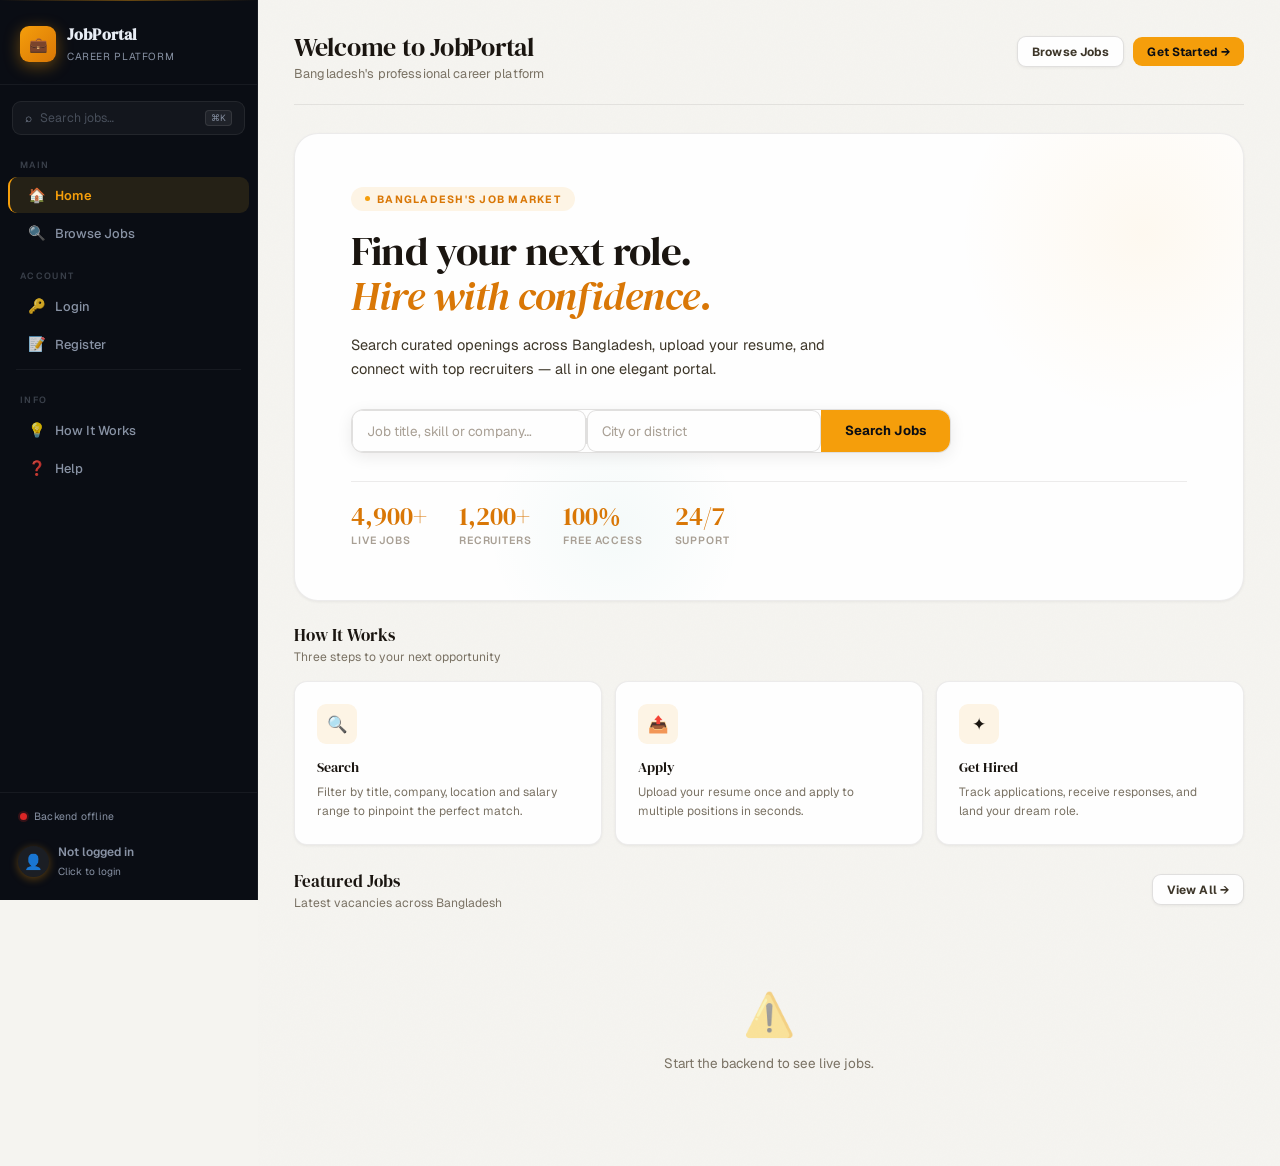
<file: frontend/index.html>
<!DOCTYPE html>
<html lang="en">
<head>
  <meta charset="UTF-8">
  <meta name="viewport" content="width=device-width, initial-scale=1.0">
  <title>JobPortal — Find Your Dream Role</title>
  <link rel="stylesheet" href="style.css">
</head>
<body>
<div class="layout">
  <nav class="sidebar" id="sidebar"></nav>
  <main class="main">

    <div class="topbar">
      <div class="topbar-left">
        <button class="mobile-menu-btn" id="mobileMenuBtn">☰</button>
        <div class="topbar-title">
          <h1>Welcome to JobPortal</h1>
          <p>Bangladesh's professional career platform</p>
        </div>
      </div>
      <div class="topbar-actions">
        <a href="jobs.html"><button class="btn-secondary btn-sm">Browse Jobs</button></a>
        <a href="register.html"><button class="btn-sm">Get Started →</button></a>
      </div>
    </div>

    <!-- Hero -->
    <div class="hero-section">
      <div class="hero-kicker">Bangladesh's Job Market</div>
      <h1>Find your next role.<br><em>Hire with confidence.</em></h1>
      <p>Search curated openings across Bangladesh, upload your resume, and connect with top recruiters — all in one elegant portal.</p>
      <div class="hero-search-bar">
        <input type="text"   id="homeKeyword"  placeholder="Job title, skill or company…">
        <div class="hero-sep"></div>
        <input type="text"   id="homeLocation" placeholder="City or district">
        <button onclick="goSearch()">Search Jobs</button>
      </div>
      <div class="hero-stats-row">
        <div class="hero-stat"><strong>4,900+</strong><span>Live Jobs</span></div>
        <div class="hero-stat"><strong>1,200+</strong><span>Recruiters</span></div>
        <div class="hero-stat"><strong>100%</strong><span>Free Access</span></div>
        <div class="hero-stat"><strong>24/7</strong><span>Support</span></div>
      </div>
    </div>

    <!-- How it works -->
    <div class="section-head mb-4" id="how">
      <div><h2>How It Works</h2><p>Three steps to your next opportunity</p></div>
    </div>
    <div class="feature-row mb-6">
      <div class="feature-card">
        <div class="feature-icon">🔍</div>
        <h3>Search</h3>
        <p>Filter by title, company, location and salary range to pinpoint the perfect match.</p>
      </div>
      <div class="feature-card">
        <div class="feature-icon">📤</div>
        <h3>Apply</h3>
        <p>Upload your resume once and apply to multiple positions in seconds.</p>
      </div>
      <div class="feature-card">
        <div class="feature-icon">✦</div>
        <h3>Get Hired</h3>
        <p>Track applications, receive responses, and land your dream role.</p>
      </div>
    </div>

    <!-- Featured jobs -->
    <div class="section-head">
      <div><h2>Featured Jobs</h2><p>Latest vacancies across Bangladesh</p></div>
      <a href="jobs.html"><button class="btn-secondary btn-sm">View All →</button></a>
    </div>
    <div id="homeJobs"></div>
  </main>
</div>

<script src="script.js"></script>
<script>
  buildSidebar('home');

  function goSearch() {
    const k=document.getElementById('homeKeyword').value.trim();
    const l=document.getElementById('homeLocation').value.trim();
    const q=new URLSearchParams();
    if(k) q.append('keyword',k);
    if(l) q.append('location',l);
    location.href='jobs.html'+(q.toString()?'?'+q:'');
  }
  document.addEventListener('keydown', e=>{
    if(e.key==='Enter' && document.activeElement?.closest('.hero-search-bar')) goSearch();
  });

  (async()=>{
    const c=document.getElementById('homeJobs');
    showSkeleton(c,6);
    try {
      const data=await apiFetch('/jobs').then(r=>r.json());
      if(!data.length){c.innerHTML=empty('💼','No jobs yet — check back soon.');return;}
      c.innerHTML=`<div class="grid-3">${data.slice(0,6).map(createJobCard).join('')}</div>`;
    } catch(e){c.innerHTML=empty('⚠️','Start the backend to see live jobs.');}
  })();
</script>
</body>
</html>
</file>
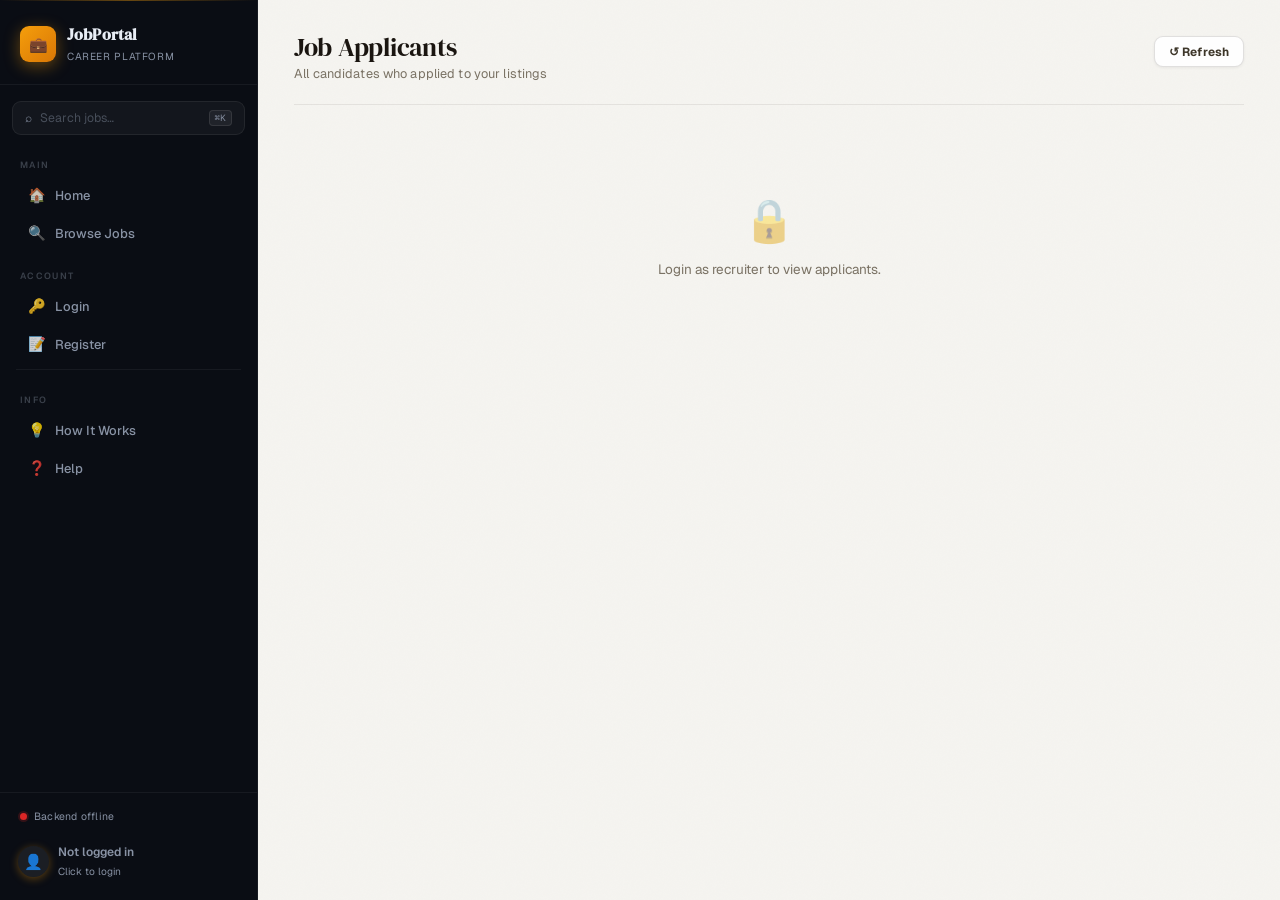
<file: frontend/applicants.html>
<!DOCTYPE html>
<html lang="en">
<head>
  <meta charset="UTF-8">
  <meta name="viewport" content="width=device-width, initial-scale=1.0">
  <title>Applicants — JobPortal</title>
  <link rel="stylesheet" href="style.css">
</head>
<body>
<div class="layout">
  <nav class="sidebar" id="sidebar"></nav>
  <main class="main">
    <div class="topbar">
      <div class="topbar-left">
        <button class="mobile-menu-btn" id="mobileMenuBtn">☰</button>
        <div class="topbar-title">
          <h1>Job Applicants</h1>
          <p>All candidates who applied to your listings</p>
        </div>
      </div>
      <div class="topbar-actions">
        <button class="btn-secondary btn-sm" onclick="loadApplicants()">↺ Refresh</button>
      </div>
    </div>
    <div id="list"></div>
  </main>
</div>
<script src="script.js"></script>
<script>
  buildSidebar('applicants');
  window.addEventListener('load',loadApplicants);
</script>
</body>
</html>
</file>
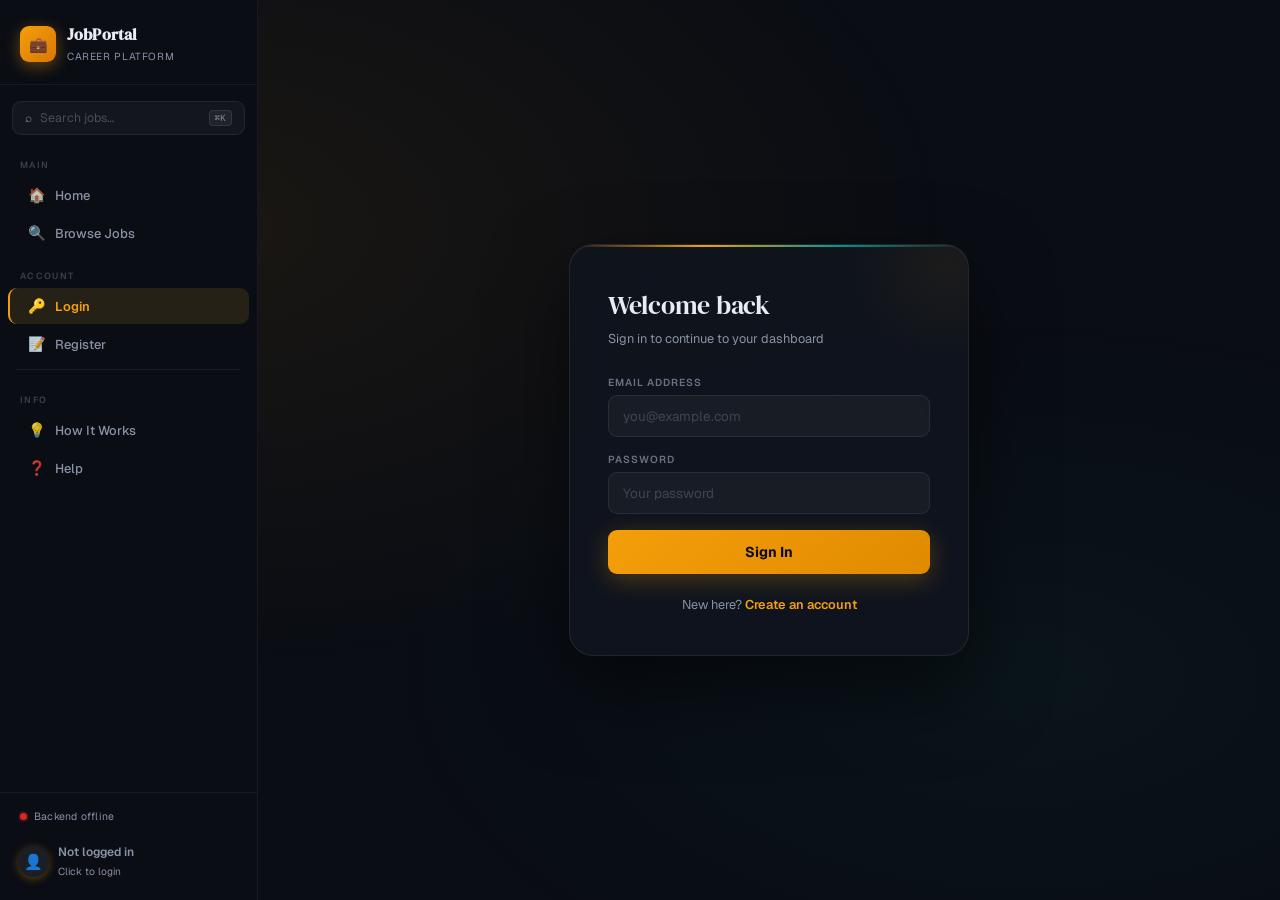
<file: frontend/candidate-dashboard.html>
<!DOCTYPE html>
<html lang="en">
<head>
  <meta charset="UTF-8">
  <meta name="viewport" content="width=device-width, initial-scale=1.0">
  <title>Dashboard — JobPortal</title>
  <link rel="stylesheet" href="style.css">
</head>
<body>
<div class="layout">
  <nav class="sidebar" id="sidebar"></nav>
  <main class="main">

    <div class="topbar">
      <div class="topbar-left">
        <button class="mobile-menu-btn" id="mobileMenuBtn">☰</button>
        <div class="topbar-title">
          <h1 id="welcomeH">Dashboard</h1>
          <p>Track your applications and discover new opportunities</p>
        </div>
      </div>
    </div>

    <!-- Stats -->
    <div class="stats-row" id="statsRow"></div>

    <!-- Tabs -->
    <div class="tabs">
      <button class="tab-btn active" onclick="sw(event,'find-jobs')">Find Jobs</button>
      <button class="tab-btn" onclick="sw(event,'applications')">My Applications</button>
      <button class="tab-btn" onclick="sw(event,'resume-tab')">Resume</button>
    </div>

    <!-- Find Jobs -->
    <div id="find-jobs" class="tab-pane active">
      <div class="filter-bar" style="margin-bottom:18px">
        <input type="text"   id="searchKeyword"   placeholder="Title, skill or company…">
        <input type="text"   id="filterLocation"  placeholder="Location">
        <input type="number" id="filterMinSalary" placeholder="Min salary (৳)">
        <input type="number" id="filterMaxSalary" placeholder="Max salary (৳)">
        <div class="filter-actions" style="grid-column:1/-1">
          <button onclick="doSearch()">Search</button>
          <button class="btn-secondary" onclick="resetAndLoad()">Reset</button>
        </div>
      </div>
      <div id="jobsList"></div>
    </div>

    <!-- Applications -->
    <div id="applications" class="tab-pane">
      <div class="section-head">
        <div><h2>My Applications</h2><p>Status of every application you submitted</p></div>
        <button class="btn-secondary btn-sm" onclick="loadApps()">↺ Refresh</button>
      </div>
      <div id="appsList"></div>
    </div>

    <!-- Resume -->
    <div id="resume-tab" class="tab-pane">
      <div class="section-head mb-4">
        <div><h2>My Resume</h2><p>Upload and manage your CV files</p></div>
        <button class="btn-secondary btn-sm" onclick="loadRes()">↺ Refresh</button>
      </div>
      <div class="upload-zone" id="uploadZone" onclick="document.getElementById('fileInput').click()">
        <div class="upload-zone-icon">📤</div>
        <p style="font-weight:600;margin-bottom:4px;color:var(--t1)">Click to upload or drag & drop</p>
        <p class="text-sm text-muted">PDF only · Max 5MB</p>
        <input type="file" id="fileInput" accept=".pdf" style="display:none">
      </div>
      <div id="resList"></div>
    </div>
  </main>
</div>

<script src="script.js"></script>
<script>
  const _u=getUser();
  if(!_u.email||_u.role!=='CANDIDATE') location.href='login.html';

  document.addEventListener('DOMContentLoaded',()=>{
    buildSidebar('dashboard');
    document.getElementById('welcomeH').textContent=`Welcome back, ${(_u.name||_u.email).split(' ')[0]}!`;
    loadStats(); loadAllJobs(); setupUpload();
  });

  /* ── Tab switcher ── */
  function sw(e,id){
    document.querySelectorAll('.tab-pane').forEach(p=>p.classList.remove('active'));
    document.querySelectorAll('.tab-btn').forEach(b=>b.classList.remove('active'));
    document.getElementById(id).classList.add('active');
    e.currentTarget.classList.add('active');
    if(id==='applications') loadApps();
    if(id==='resume-tab')   loadRes();
  }

  /* ── Stats ── */
  function loadStats(){
    Promise.all([
      apiFetch(`/my-applications?email=${enc(_u.email)}`).then(r=>r.ok?r.json():[]),
      apiFetch(`/resumes?email=${enc(_u.email)}`).then(r=>r.ok?r.json():[])
    ]).then(([apps,resumes])=>{
      const pend=apps.filter(a=>(a.status||'').toLowerCase()==='pending').length;
      const acc =apps.filter(a=>(a.status||'').toLowerCase()==='accepted').length;
      document.getElementById('statsRow').innerHTML=`
        <div class="stat-card gold">
          <div class="stat-label">Total Applied</div>
          <div class="stat-num">${apps.length}</div>
          <div class="stat-sub">Applications submitted</div>
        </div>
        <div class="stat-card">
          <div class="stat-label">Pending</div>
          <div class="stat-num" style="color:var(--amber)">${pend}</div>
          <div class="stat-sub">Awaiting response</div>
          ${pend>0?'<span class="stat-trend up">↑ Active</span>':''}
        </div>
        <div class="stat-card">
          <div class="stat-label">Accepted</div>
          <div class="stat-num" style="color:var(--green)">${acc}</div>
          <div class="stat-sub">Successful applications</div>
          ${acc>0?'<span class="stat-trend up">✓ Hired</span>':''}
        </div>
        <div class="stat-card dark">
          <div class="stat-label">Resumes</div>
          <div class="stat-num">${resumes.length}</div>
          <div class="stat-sub">Files uploaded</div>
        </div>`;
    }).catch(()=>{});
  }

  /* ── Jobs ── */
  function loadAllJobs(){
    const c=document.getElementById('jobsList'); showSkeleton(c,6);
    apiFetch('/jobs').then(r=>r.json()).then(data=>{
      if(!data.length){c.innerHTML=empty('💼','No jobs found.');return;}
      c.innerHTML=`<div class="grid-3">${data.map(jobCardWithApply).join('')}</div>`;
    }).catch(()=>{c.innerHTML=empty('⚠️','Start the backend to see jobs.');});
  }

  function doSearch(){
    const c=document.getElementById('jobsList'); showSkeleton(c,6);
    const q=new URLSearchParams();
    const kw=v('searchKeyword'),loc=v('filterLocation'),mn=v('filterMinSalary'),mx=v('filterMaxSalary');
    if(kw)q.append('keyword',kw);if(loc)q.append('location',loc);
    if(mn)q.append('minSalary',mn);if(mx)q.append('maxSalary',mx);
    apiFetch([...q].length?`/search?${q}`:'/jobs').then(r=>r.json()).then(data=>{
      if(!data.length){c.innerHTML=empty('💼','No jobs found.');return;}
      c.innerHTML=`<div class="grid-3">${data.map(jobCardWithApply).join('')}</div>`;
    }).catch(()=>{c.innerHTML=empty('⚠️','Error.');});
  }

  function resetAndLoad(){
    ['searchKeyword','filterLocation','filterMinSalary','filterMaxSalary'].forEach(id=>{const e=document.getElementById(id);if(e)e.value='';});
    loadAllJobs();
  }

  function jobCardWithApply(job){
    const salary=parseFloat(job.salary||0).toLocaleString();
    return `<div class="job-card">
      <div class="job-card-head">
        <div>
          <div class="job-card-title">${esc(job.title)}</div>
          <div class="job-card-company">${esc(job.company)}</div>
        </div>
        <span class="chip chip-gold">৳${salary}</span>
      </div>
      <div class="job-card-meta">
        <span class="chip chip-gray">📍 ${esc(job.location)}</span>
        <span class="chip chip-teal">Full-time</span>
      </div>
      <p class="text-sm text-muted" style="line-height:1.55">${esc((job.description||'').substring(0,110))}…</p>
      <div class="job-card-footer">
        <span class="text-muted text-sm">${job.applicantCount||0} applicant${job.applicantCount==1?'':'s'}</span>
        <button class="btn-sm" onclick="quickApply(${job.id})">Apply Now</button>
      </div>
    </div>`;
  }

  function quickApply(jobId){
    apiFetch('/apply',{method:'POST',headers:{'Content-Type':'application/x-www-form-urlencoded'},body:`jobId=${jobId}&email=${enc(_u.email)}`})
      .then(parseResp).then(d=>{toast(d?.message||d?.error||'Failed.',d?.message?'success':'error');if(d?.message)loadStats();})
      .catch(()=>toast('Failed.','error'));
  }

  /* ── Applications ── */
  function loadApps(){
    const c=document.getElementById('appsList'); showLoading(c);
    apiFetch(`/my-applications?email=${enc(_u.email)}`).then(r=>r.json()).then(data=>{
      if(!data.length){c.innerHTML=empty('📋','No applications yet. Browse jobs and apply!');return;}
      c.innerHTML=data.map(a=>{
        const s=(a.status||'pending').toLowerCase();
        return `<div class="app-row">
          <div class="app-row-info">
            <h3>${esc(a.job)}</h3>
            <p>${esc(a.company)} · Applied ${new Date(a.appliedAt).toLocaleDateString()}</p>
          </div>
          <div class="app-row-right">
            <span class="badge badge-${s}">${a.status||'PENDING'}</span>
            <button class="btn-ghost btn-sm" onclick="withdraw(${a.id})">Withdraw</button>
          </div>
        </div>`;
      }).join('');
    }).catch(()=>{c.innerHTML=empty('⚠️','Error loading applications.');});
  }

  function withdraw(id){
    if(!confirm('Withdraw this application?'))return;
    apiFetch('/withdraw',{method:'POST',headers:{'Content-Type':'application/x-www-form-urlencoded'},body:`applicationId=${id}&email=${enc(_u.email)}`})
      .then(parseResp).then(d=>{if(d?.message){loadApps();loadStats();}else toast(d?.error||'Failed.','error');}).catch(()=>toast('Failed.','error'));
  }

  /* ── Resume tab ── */
  function setupUpload(){
    const zone=document.getElementById('uploadZone');
    const inp =document.getElementById('fileInput');
    if(!zone||!inp)return;
    inp.addEventListener('change',()=>{if(inp.files[0])doUpload(inp.files[0]);});
    zone.addEventListener('dragover',e=>{e.preventDefault();zone.style.borderColor='var(--gold)';});
    zone.addEventListener('dragleave',()=>zone.style.borderColor='');
    zone.addEventListener('drop',e=>{e.preventDefault();zone.style.borderColor='';if(e.dataTransfer.files[0])doUpload(e.dataTransfer.files[0]);});
  }

  function doUpload(file){
    if(!file.name.toLowerCase().endsWith('.pdf'))return toast('PDF only.','error');
    if(file.size>5*1024*1024)return toast('Max 5MB.','error');
    const fd=new FormData(); fd.append('email',_u.email); fd.append('file',file);
    apiFetch('/upload-resume',{method:'POST',body:fd}).then(parseResp)
      .then(d=>{toast(d?.message||d?.error||'Failed.',d?.message?'success':'error');if(d?.message){document.getElementById('fileInput').value='';loadRes();loadStats();}})
      .catch(()=>toast('Upload failed.','error'));
  }

  function loadRes(){
    const c=document.getElementById('resList'); if(!c)return;
    showLoading(c);
    apiFetch(`/resumes?email=${enc(_u.email)}`).then(parseResp).then(data=>{
      if(!data.length){c.innerHTML=empty('📄','No resumes yet.');return;}
      c.innerHTML=data.map(r=>`
        <div class="resume-row">
          <div class="resume-icon">📄</div>
          <div class="resume-info">
            <h3>${esc(r.fileName)} ${r.isPrimary?'<span class="badge badge-gold">Primary</span>':''}</h3>
            <p>${(r.fileSize/1024).toFixed(1)} KB · ${new Date(r.uploadedAt).toLocaleDateString()}</p>
          </div>
          <div class="resume-actions">
            <button class="btn-secondary btn-sm" onclick="apiUrl('/download-resume?id=${r.id}').then(u=>window.open(u,'_blank'))">Download</button>
            ${!r.isPrimary?`<button class="btn-ghost btn-sm" onclick="setPrim(${r.id})">Set Primary</button>`:''}
            <button class="btn-danger btn-sm" onclick="delR(${r.id})">Delete</button>
          </div>
        </div>`).join('');
    }).catch(()=>{c.innerHTML=empty('⚠️','Error.');});
  }

  function setPrim(id){
    apiFetch('/set-primary-resume',{method:'POST',headers:{'Content-Type':'application/x-www-form-urlencoded'},body:`resumeId=${id}&email=${enc(_u.email)}`})
      .then(parseResp).then(d=>{if(d?.message)loadRes();else toast(d?.error||'Failed.','error');});
  }
  function delR(id){
    if(!confirm('Delete?'))return;
    apiFetch('/delete-resume',{method:'POST',headers:{'Content-Type':'application/x-www-form-urlencoded'},body:`resumeId=${id}&email=${enc(_u.email)}`})
      .then(parseResp).then(d=>{if(d?.message){loadRes();loadStats();}else toast(d?.error||'Failed.','error');});
  }
</script>
</body>
</html>
</file>
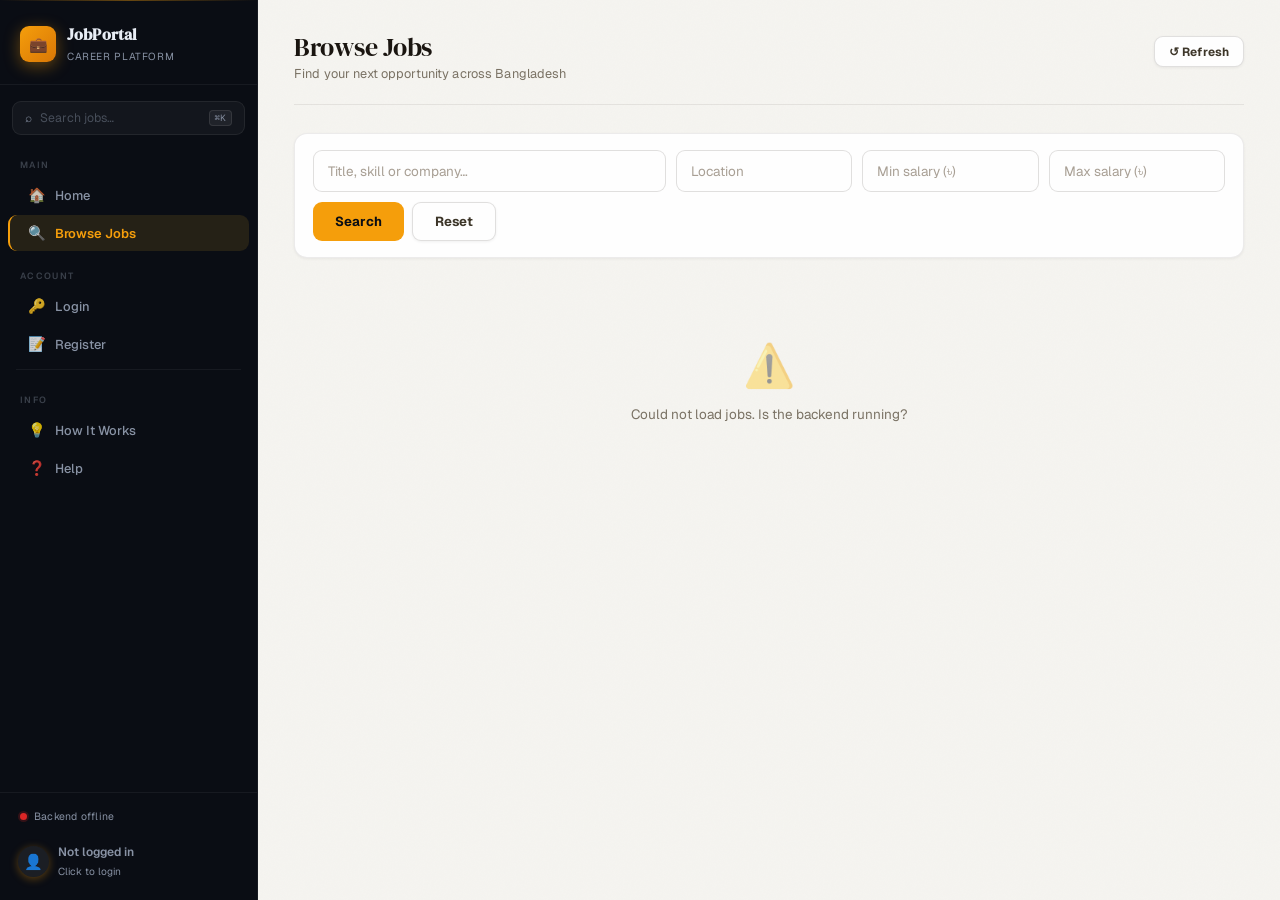
<file: frontend/jobs.html>
<!DOCTYPE html>
<html lang="en">
<head>
  <meta charset="UTF-8">
  <meta name="viewport" content="width=device-width, initial-scale=1.0">
  <title>Browse Jobs — JobPortal</title>
  <link rel="stylesheet" href="style.css">
</head>
<body>
<div class="layout">
  <nav class="sidebar" id="sidebar"></nav>
  <main class="main">
    <div class="topbar">
      <div class="topbar-left">
        <button class="mobile-menu-btn" id="mobileMenuBtn">☰</button>
        <div class="topbar-title">
          <h1>Browse Jobs</h1>
          <p>Find your next opportunity across Bangladesh</p>
        </div>
      </div>
      <div class="topbar-actions">
        <button class="btn-secondary btn-sm" onclick="loadJobs()">↺ Refresh</button>
      </div>
    </div>

    <div class="filter-bar">
      <input type="text"   id="searchKeyword"   placeholder="Title, skill or company…">
      <input type="text"   id="filterLocation"  placeholder="Location">
      <input type="number" id="filterMinSalary" placeholder="Min salary (৳)">
      <input type="number" id="filterMaxSalary" placeholder="Max salary (৳)">
      <div class="filter-actions" style="grid-column:1/-1">
        <button onclick="searchJobs()">Search</button>
        <button class="btn-secondary" onclick="resetSearch()">Reset</button>
      </div>
    </div>

    <div id="jobList"></div>
  </main>
</div>
<script src="script.js"></script>
<script>
  buildSidebar('jobs');
  window.addEventListener('load',()=>{
    const p=getQueryParams();
    if(p.keyword)   document.getElementById('searchKeyword').value=p.keyword;
    if(p.location)  document.getElementById('filterLocation').value=p.location;
    if(p.minSalary) document.getElementById('filterMinSalary').value=p.minSalary;
    if(p.maxSalary) document.getElementById('filterMaxSalary').value=p.maxSalary;
    loadJobs(Object.values(p).some(Boolean)?p:{});
  });
  document.addEventListener('keydown',e=>{if(e.key==='Enter'&&document.activeElement?.closest('.filter-bar'))searchJobs();});
</script>
</body>
</html>
</file>
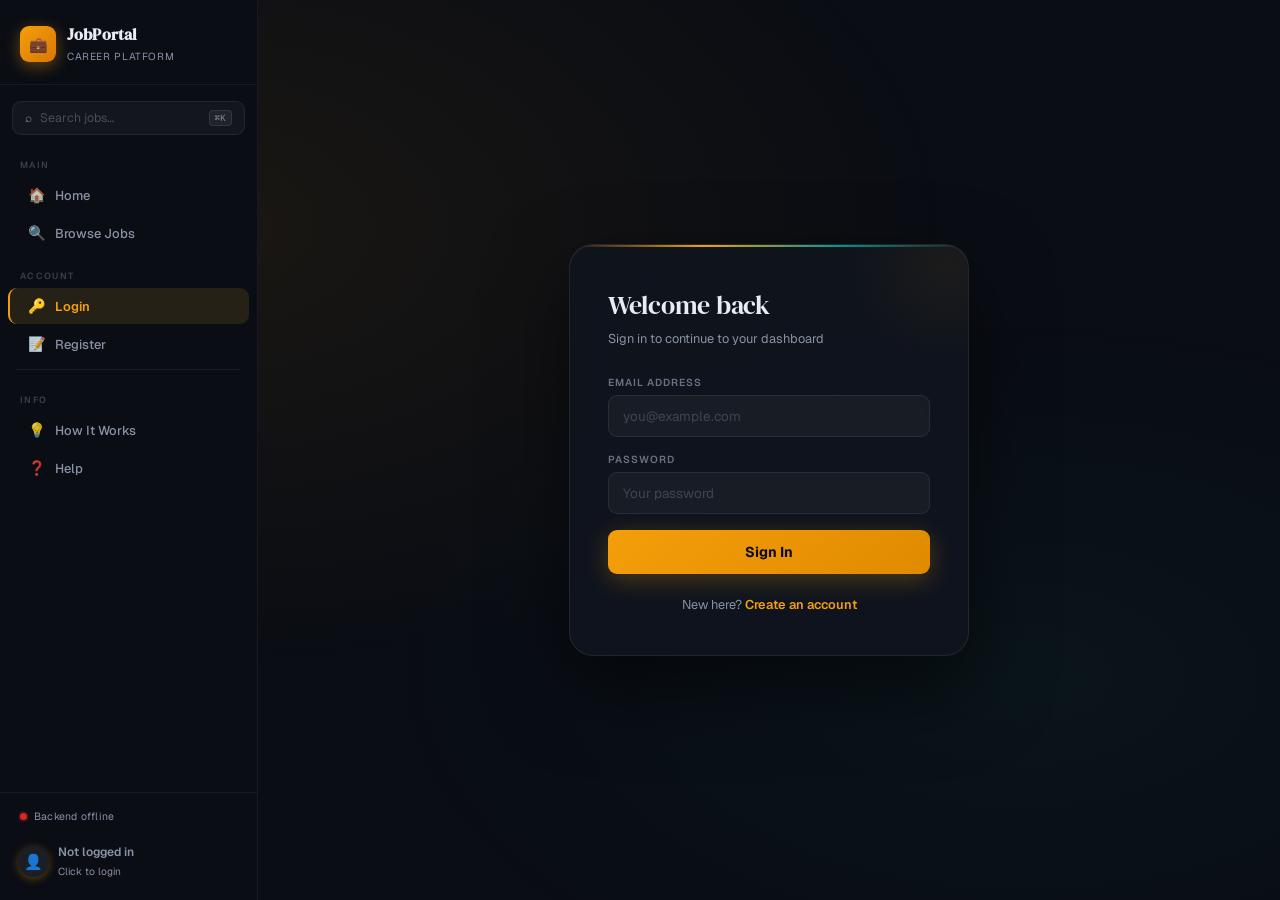
<file: frontend/login.html>
<!DOCTYPE html>
<html lang="en">
<head>
  <meta charset="UTF-8">
  <meta name="viewport" content="width=device-width, initial-scale=1.0">
  <title>Login — JobPortal</title>
  <link rel="stylesheet" href="style.css">
</head>
<body class="auth-page">
<div class="auth-layout">
  <div class="auth-sidebar" id="sidebar"></div>
  <div class="auth-content">
    <div class="auth-card">
      <h2>Welcome back</h2>
      <p class="auth-sub">Sign in to continue to your dashboard</p>
      <div class="form-group">
        <label>Email Address</label>
        <input type="email" id="email" placeholder="you@example.com" autocomplete="email">
      </div>
      <div class="form-group">
        <label>Password</label>
        <input type="password" id="password" placeholder="Your password" autocomplete="current-password">
      </div>
      <button class="btn-full" onclick="login()">Sign In</button>
      <div class="auth-footer">New here? <a href="register.html" class="auth-link">Create an account</a></div>
    </div>
  </div>
</div>
<script src="script.js"></script>
<script>
  buildSidebar('login');
  const u=getUser();
  if(u.email&&u.role) location.href=u.role==='RECRUITER'?'recruiter-dashboard.html':'candidate-dashboard.html';
  document.addEventListener('keydown',e=>{if(e.key==='Enter')login();});
</script>
</body>
</html>
</file>
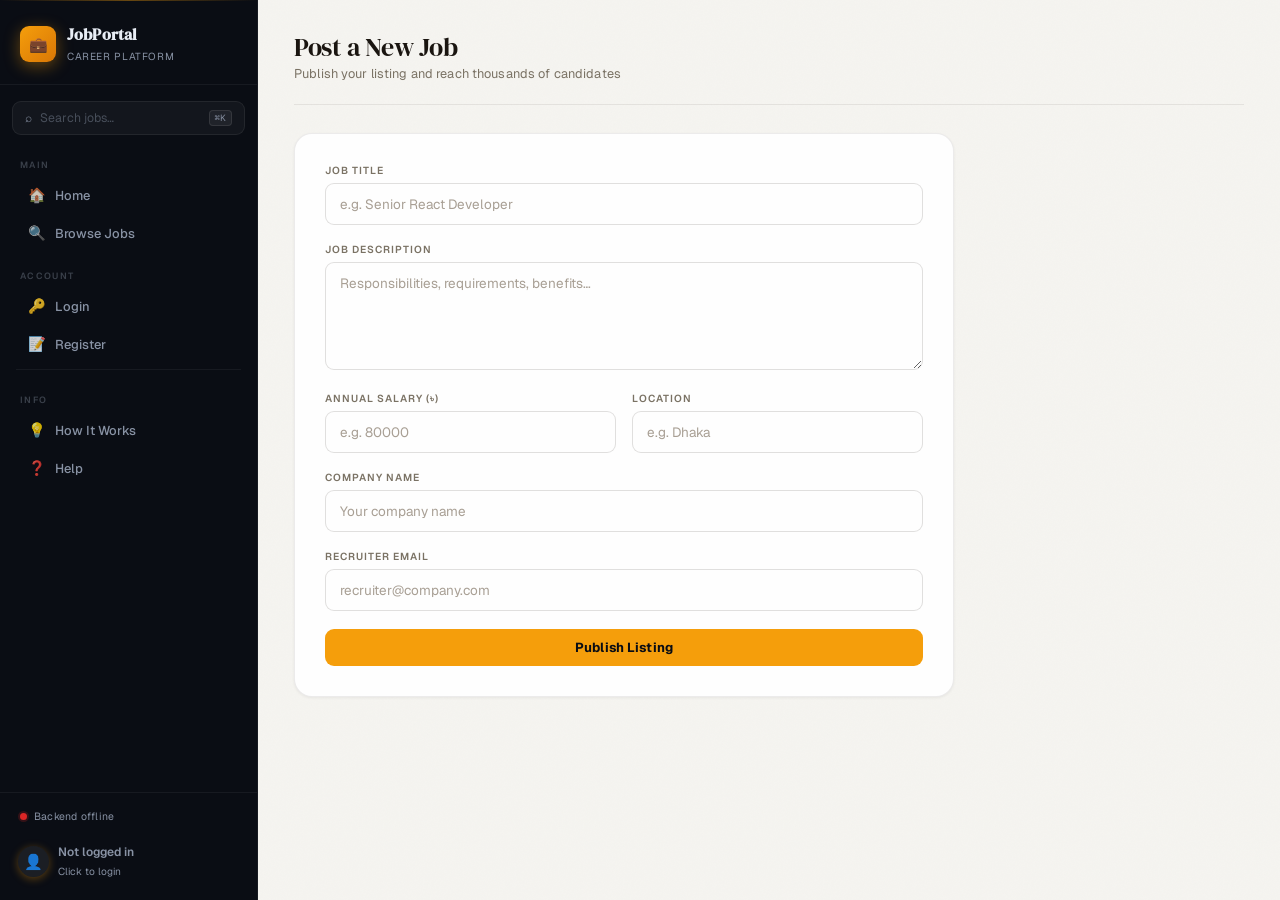
<file: frontend/postJob.html>
<!DOCTYPE html>
<html lang="en">
<head>
  <meta charset="UTF-8">
  <meta name="viewport" content="width=device-width, initial-scale=1.0">
  <title>Post a Job — JobPortal</title>
  <link rel="stylesheet" href="style.css">
</head>
<body>
<div class="layout">
  <nav class="sidebar" id="sidebar"></nav>
  <main class="main">
    <div class="topbar">
      <div class="topbar-left">
        <button class="mobile-menu-btn" id="mobileMenuBtn">☰</button>
        <div class="topbar-title">
          <h1>Post a New Job</h1>
          <p>Publish your listing and reach thousands of candidates</p>
        </div>
      </div>
    </div>
    <div class="form-card">
      <div class="form-group">
        <label>Job Title</label>
        <input type="text" id="title" placeholder="e.g. Senior React Developer">
      </div>
      <div class="form-group">
        <label>Job Description</label>
        <textarea id="description" placeholder="Responsibilities, requirements, benefits…"></textarea>
      </div>
      <div class="form-row">
        <div class="form-group">
          <label>Annual Salary (৳)</label>
          <input type="number" id="salary" placeholder="e.g. 80000">
        </div>
        <div class="form-group">
          <label>Location</label>
          <input type="text" id="location" placeholder="e.g. Dhaka">
        </div>
      </div>
      <div class="form-group">
        <label>Company Name</label>
        <input type="text" id="company" placeholder="Your company name">
      </div>
      <div class="form-group" id="emailGroup" style="display:none">
        <label>Recruiter Email</label>
        <input type="email" id="email" placeholder="recruiter@company.com">
      </div>
      <button onclick="postJob()" class="w-full">Publish Listing</button>
    </div>
  </main>
</div>
<script src="script.js"></script>
<script>
  buildSidebar('postjob');
  const _u=getUser();
  if(_u.email&&_u.role==='CANDIDATE'){toast('Only recruiters can post jobs.','error');setTimeout(()=>location.href='candidate-dashboard.html',1100);}
  else if(!_u.email) document.getElementById('emailGroup').style.display='block';
</script>
</body>
</html>
</file>
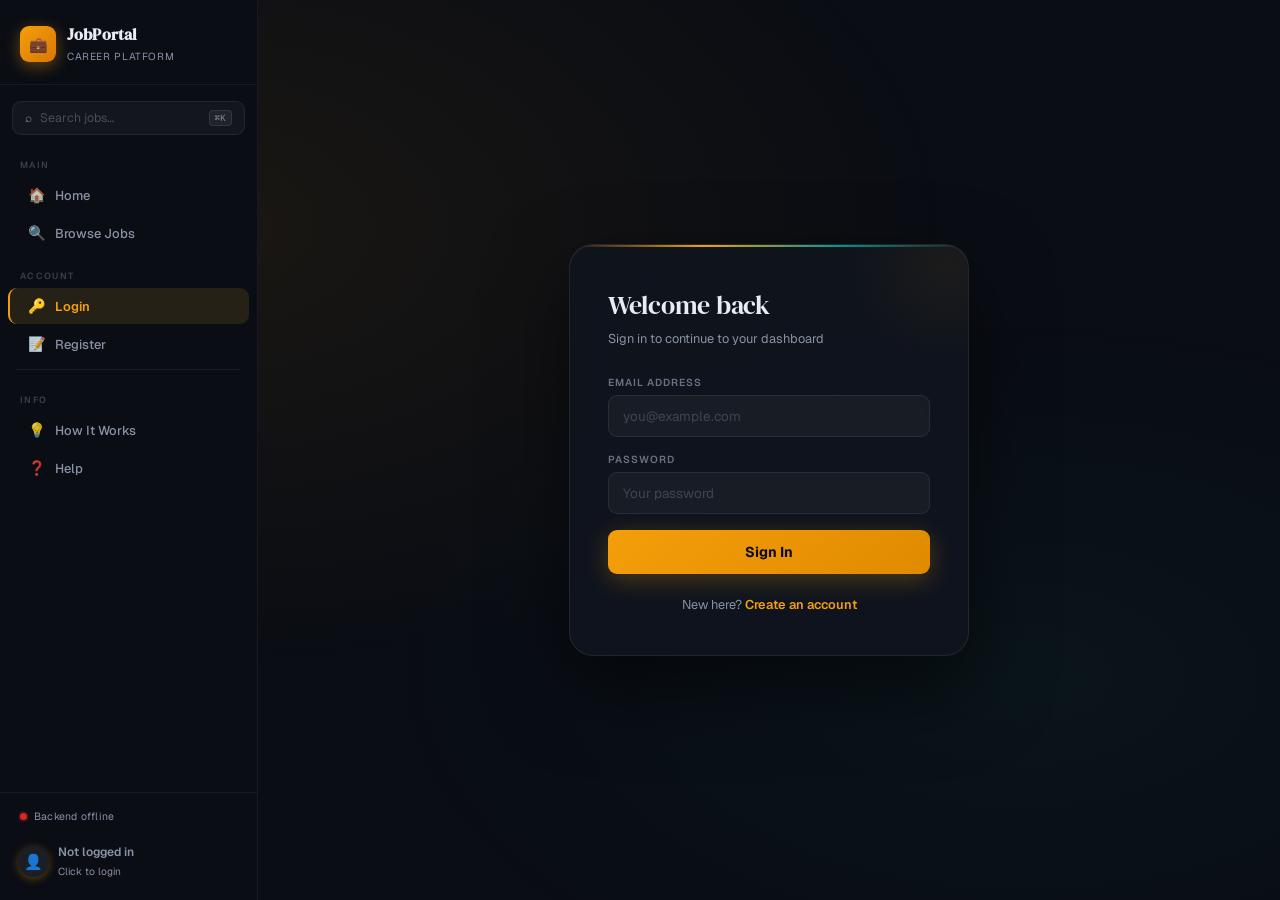
<file: frontend/recruiter-dashboard.html>
<!DOCTYPE html>
<html lang="en">
<head>
  <meta charset="UTF-8">
  <meta name="viewport" content="width=device-width, initial-scale=1.0">
  <title>Recruiter Dashboard — JobPortal</title>
  <link rel="stylesheet" href="style.css">
</head>
<body>
<div class="layout">
  <nav class="sidebar" id="sidebar"></nav>
  <main class="main">

    <div class="topbar">
      <div class="topbar-left">
        <button class="mobile-menu-btn" id="mobileMenuBtn">☰</button>
        <div class="topbar-title">
          <h1 id="welcomeH">Recruiter Dashboard</h1>
          <p>Manage your listings and review candidates</p>
        </div>
      </div>
    </div>

    <!-- Stats -->
    <div class="stats-row" id="statsRow"></div>

    <!-- Charts -->
    <div style="display:grid;grid-template-columns:1fr 1fr;gap:16px;margin-bottom:22px" id="chartsRow"></div>

    <!-- Tabs -->
    <div class="tabs">
      <button class="tab-btn active" onclick="sw(event,'posted-jobs')">Posted Jobs</button>
      <button class="tab-btn" onclick="sw(event,'post-new')">Post New Job</button>
      <button class="tab-btn" onclick="sw(event,'applicants')">Applicants</button>
    </div>

    <!-- Posted Jobs -->
    <div id="posted-jobs" class="tab-pane active">
      <div class="section-head">
        <div><h2>Your Listings</h2><p>All jobs you have published</p></div>
        <button class="btn-secondary btn-sm" onclick="loadMyJobs()">↺ Refresh</button>
      </div>
      <div id="jobsList"></div>
    </div>

    <!-- Post New -->
    <div id="post-new" class="tab-pane">
      <div class="section-head mb-4">
        <div><h2>Post a New Job</h2><p>Fill in the details to publish a listing</p></div>
      </div>
      <div class="form-card">
        <div class="form-group"><label>Job Title</label><input type="text" id="jobTitle" placeholder="e.g. Senior Developer"></div>
        <div class="form-group"><label>Job Description</label><textarea id="jobDescription" placeholder="Responsibilities, requirements, benefits…"></textarea></div>
        <div class="form-row">
          <div class="form-group"><label>Annual Salary (৳)</label><input type="number" id="jobSalary" placeholder="e.g. 80000"></div>
          <div class="form-group"><label>Location</label><input type="text" id="jobLocation" placeholder="e.g. Dhaka"></div>
        </div>
        <div class="form-group"><label>Company Name</label><input type="text" id="jobCompany" placeholder="Your company name"></div>
        <button onclick="submitJob()" class="w-full">Publish Listing</button>
      </div>
    </div>

    <!-- Applicants -->
    <div id="applicants" class="tab-pane">
      <div class="section-head">
        <div><h2>All Applicants</h2><p>Review and decide on candidate applications</p></div>
        <button class="btn-secondary btn-sm" onclick="loadApps()">↺ Refresh</button>
      </div>
      <div id="appsList"></div>
    </div>
  </main>
</div>

<!-- Edit Modal -->
<div id="editModal" class="modal-overlay">
  <div class="modal">
    <h3>Edit Job Listing</h3>
    <input type="hidden" id="editId">
    <div class="form-group"><label>Job Title</label><input type="text" id="editTitle"></div>
    <div class="form-group"><label>Description</label><textarea id="editDesc"></textarea></div>
    <div class="form-row">
      <div class="form-group"><label>Salary (৳)</label><input type="number" id="editSalary"></div>
      <div class="form-group"><label>Location</label><input type="text" id="editLocation"></div>
    </div>
    <div class="form-group"><label>Company</label><input type="text" id="editCompany"></div>
    <div class="modal-actions">
      <button class="btn-secondary" onclick="closeModal()">Cancel</button>
      <button onclick="saveEdit()">Save Changes</button>
    </div>
  </div>
</div>

<script src="script.js"></script>
<script>
  const _u=getUser();
  if(!_u.email||_u.role!=='RECRUITER') location.href='login.html';

  document.addEventListener('DOMContentLoaded',()=>{
    buildSidebar('dashboard');
    document.getElementById('welcomeH').textContent=`Welcome, ${(_u.name||_u.email).split(' ')[0]}!`;
    loadDashboard();
  });

  /* ── Tab ── */
  function sw(e,id){
    document.querySelectorAll('.tab-pane').forEach(p=>p.classList.remove('active'));
    document.querySelectorAll('.tab-btn').forEach(b=>b.classList.remove('active'));
    document.getElementById(id).classList.add('active');
    e.currentTarget.classList.add('active');
    if(id==='posted-jobs') loadMyJobs();
    if(id==='applicants')  loadApps();
  }

  /* ── Dashboard data ── */
  function loadDashboard(){
    Promise.all([
      apiFetch(`/recruiter-jobs?email=${enc(_u.email)}`).then(r=>r.ok?r.json():[]),
      apiFetch(`/applicants?email=${enc(_u.email)}`).then(r=>r.ok?r.json():[])
    ]).then(([jobs,apps])=>{
      renderStats(jobs,apps);
      renderCharts(jobs,apps);
      renderJobs(jobs);
    }).catch(()=>{});
  }

  function renderStats(jobs,apps){
    const pend=apps.filter(a=>(a.status||'').toLowerCase()==='pending').length;
    const acc =apps.filter(a=>(a.status||'').toLowerCase()==='accepted').length;
    document.getElementById('statsRow').innerHTML=`
      <div class="stat-card gold">
        <div class="stat-label">Jobs Posted</div>
        <div class="stat-num">${jobs.length}</div>
        <div class="stat-sub">Active listings</div>
      </div>
      <div class="stat-card dark">
        <div class="stat-label">Total Applicants</div>
        <div class="stat-num">${apps.length}</div>
        <div class="stat-sub">Across all listings</div>
      </div>
      <div class="stat-card">
        <div class="stat-label">Pending Review</div>
        <div class="stat-num" style="color:var(--amber)">${pend}</div>
        <div class="stat-sub">Awaiting decision</div>
        ${pend>0?'<span class="stat-trend down">! Needs action</span>':''}
      </div>
      <div class="stat-card">
        <div class="stat-label">Accepted</div>
        <div class="stat-num" style="color:var(--green)">${acc}</div>
        <div class="stat-sub">Hired candidates</div>
        ${acc>0?'<span class="stat-trend up">✓ Great</span>':''}
      </div>`;
  }

  function renderCharts(jobs,apps){
    const pend=apps.filter(a=>(a.status||'').toLowerCase()==='pending').length;
    const acc =apps.filter(a=>(a.status||'').toLowerCase()==='accepted').length;
    const rej =apps.filter(a=>(a.status||'').toLowerCase()==='rejected').length;
    const mx  =Math.max(1,pend,acc,rej);

    const topJobs=jobs.map(j=>({...j,cnt:Number(j.applicantCount||0)}))
      .filter(j=>j.cnt>0).sort((a,b)=>b.cnt-a.cnt).slice(0,4);
    const topMx=topJobs.length?topJobs[0].cnt:1;

    document.getElementById('chartsRow').innerHTML=`
      <div class="panel">
        <h3>Applicant Status</h3>
        <div class="status-bar-row"><span class="status-bar-label">Pending</span><span class="status-bar-count">${pend}</span><div class="status-bar-track"><div class="status-bar-fill fill-amber" style="width:${Math.round(pend/mx*100)}%"></div></div></div>
        <div class="status-bar-row"><span class="status-bar-label">Accepted</span><span class="status-bar-count">${acc}</span><div class="status-bar-track"><div class="status-bar-fill fill-green" style="width:${Math.round(acc/mx*100)}%"></div></div></div>
        <div class="status-bar-row"><span class="status-bar-label">Rejected</span><span class="status-bar-count">${rej}</span><div class="status-bar-track"><div class="status-bar-fill fill-red" style="width:${Math.round(rej/mx*100)}%"></div></div></div>
      </div>
      <div class="panel">
        <h3>Top Performing Listings</h3>
        ${topJobs.length?topJobs.map((j,i)=>`
          <div class="perf-row">
            <div class="perf-rank">#${i+1}</div>
            <div class="perf-info">
              <h4>${esc(j.title)}</h4>
              <p>${esc(j.company)} · ${esc(j.location)}</p>
            </div>
            <div>
              <div class="perf-count">${j.cnt} applicant${j.cnt===1?'':'s'}</div>
              <div class="perf-bar"><div class="perf-bar-fill" style="width:${Math.round(j.cnt/topMx*100)}%"></div></div>
            </div>
          </div>`).join('')
        :`<p class="text-sm text-muted">Post jobs to see performance data.</p>`}
      </div>`;
  }

  /* ── Posted Jobs ── */
  function loadMyJobs(){
    const c=document.getElementById('jobsList'); showSkeleton(c,4);
    apiFetch(`/recruiter-jobs?email=${enc(_u.email)}`).then(r=>r.json()).then(data=>{
      if(!data.length){c.innerHTML=empty('📋','No jobs posted yet. Use "Post New Job" tab.');return;}
      c.innerHTML=data.map(j=>`
        <div class="card" style="margin-bottom:12px">
          <div class="flex-between">
            <div style="flex:1;min-width:0">
              <div class="job-card-title">${esc(j.title)}</div>
              <div class="job-card-company" style="margin-top:2px">${esc(j.company)} · ${esc(j.location)}</div>
            </div>
            <div style="text-align:right;flex-shrink:0">
              <span class="chip chip-gold">৳${parseFloat(j.salary).toLocaleString()}</span>
              <p class="text-sm text-muted" style="margin-top:5px">${j.applicantCount||0} applicant${j.applicantCount==1?'':'s'}</p>
            </div>
          </div>
          <p class="text-sm text-muted" style="margin:10px 0;line-height:1.55">${esc((j.description||'').substring(0,130))}…</p>
          <div class="flex" style="border-top:1px solid var(--border);padding-top:12px">
            <button class="btn-ghost btn-sm" onclick="openEdit(${j.id},'${es(j.title)}','${es(j.description)}',${j.salary},'${es(j.location)}','${es(j.company)}')">Edit</button>
            <button class="btn-danger btn-sm" onclick="deleteJob(${j.id})">Delete</button>
          </div>
        </div>`).join('');
    }).catch(()=>{c.innerHTML=empty('⚠️','Error loading jobs.');});
  }

  const es=s=>(s||'').replace(/\\/g,'\\\\').replace(/'/g,"\\'").replace(/\n/g,' ');

  /* ── Submit Job ── */
  function submitJob(){
    const title=v('jobTitle'),desc=v('jobDescription'),salary=v('jobSalary'),loc=v('jobLocation'),comp=v('jobCompany');
    if(!title||!desc||!salary||!loc||!comp)return toast('Please fill in all fields.','error');
    if(isNaN(salary)||Number(salary)<=0)return toast('Enter a valid salary.','error');
    apiFetch('/postjob',{method:'POST',headers:{'Content-Type':'application/x-www-form-urlencoded'},
      body:`title=${enc(title)}&description=${enc(desc)}&salary=${salary}&location=${enc(loc)}&company=${enc(comp)}&email=${enc(_u.email)}`})
    .then(parseResp).then(d=>{
      toast(d?.message||d?.error||'Failed.',d?.message?'success':'error');
      if(d?.message){['jobTitle','jobDescription','jobSalary','jobLocation','jobCompany'].forEach(id=>{const e=document.getElementById(id);if(e)e.value='';});loadDashboard();}
    }).catch(()=>toast('Failed.','error'));
  }

  /* ── Applicants ── */
  function loadApps(){
    const c=document.getElementById('appsList'); showSkeleton(c,4);
    apiFetch(`/applicants?email=${enc(_u.email)}`).then(r=>r.json()).then(data=>{
      if(!data.length){c.innerHTML=empty('👥','No applicants yet.');return;}
      c.innerHTML=`<div class="grid-3">${data.map(a=>{
        const s=(a.status||'pending').toLowerCase();
        return `<div class="card">
          <div class="text-sm text-muted" style="margin-bottom:3px;font-size:.67rem;text-transform:uppercase;letter-spacing:.06em">Candidate</div>
          <strong style="display:block;margin-bottom:1px">${esc(a.candidateName||a.email)}</strong>
          <div class="text-sm text-muted" style="margin-bottom:12px">${esc(a.email)}</div>
          <hr class="divider">
          <div class="text-sm"><span class="text-muted">Position</span><br><strong>${esc(a.job)}</strong></div>
          <div class="text-sm mt-3"><span class="text-muted">Company</span><br>${esc(a.company)}</div>
          <div class="flex-between mt-4" style="border-top:1px solid var(--border);padding-top:12px">
            <span class="badge badge-${s}">${a.status||'PENDING'}</span>
            <span class="text-sm text-muted">${new Date(a.appliedAt).toLocaleDateString()}</span>
          </div>
          <div class="flex mt-3">
            <button class="btn-success btn-sm" onclick="upStatus(${a.id},'accepted')">Accept</button>
            <button class="btn-danger btn-sm"  onclick="upStatus(${a.id},'rejected')">Reject</button>
          </div>
        </div>`;
      }).join('')}</div>`;
    }).catch(()=>{c.innerHTML=empty('⚠️','Error.');});
  }

  function upStatus(id,status){
    if(!confirm(`${status==='accepted'?'Accept':'Reject'} this application?`))return;
    apiFetch('/update-status',{method:'POST',headers:{'Content-Type':'application/x-www-form-urlencoded'},
      body:`applicationId=${id}&status=${status}&email=${enc(_u.email)}`})
    .then(parseResp).then(d=>{if(d?.message){loadApps();loadDashboard();}else toast(d?.error||'Failed.','error');})
    .catch(()=>toast('Failed.','error'));
  }

  /* ── Edit Modal ── */
  function openEdit(id,title,desc,salary,loc,comp){
    document.getElementById('editId').value      =id;
    document.getElementById('editTitle').value   =title;
    document.getElementById('editDesc').value    =desc;
    document.getElementById('editSalary').value  =salary;
    document.getElementById('editLocation').value=loc;
    document.getElementById('editCompany').value =comp;
    document.getElementById('editModal').classList.add('open');
  }
  function closeModal(){document.getElementById('editModal').classList.remove('open');}
  document.getElementById('editModal').addEventListener('click',e=>{if(e.target===e.currentTarget)closeModal();});
  document.addEventListener('keydown',e=>{if(e.key==='Escape')closeModal();});

  function saveEdit(){
    const id=document.getElementById('editId').value,
          title=v('editTitle'),desc=v('editDesc'),salary=v('editSalary'),
          loc=v('editLocation'),comp=v('editCompany');
    if(!title||!salary||!loc||!comp)return toast('Fill all fields.','error');
    apiFetch('/update-job',{method:'POST',headers:{'Content-Type':'application/x-www-form-urlencoded'},
      body:`jobId=${id}&title=${enc(title)}&description=${enc(desc)}&salary=${salary}&location=${enc(loc)}&company=${enc(comp)}&email=${enc(_u.email)}`})
    .then(parseResp).then(d=>{if(d?.message){closeModal();loadMyJobs();loadDashboard();}else toast(d?.error||'Failed.','error');})
    .catch(()=>toast('Failed.','error'));
  }

  function deleteJob(id){
    if(!confirm('Delete this job and all its applications?'))return;
    apiFetch('/delete-job',{method:'POST',headers:{'Content-Type':'application/x-www-form-urlencoded'},body:`jobId=${id}&email=${enc(_u.email)}`})
      .then(parseResp).then(d=>{if(d?.message){loadMyJobs();loadDashboard();}else toast(d?.error||'Failed.','error');})
      .catch(()=>toast('Failed.','error'));
  }
</script>
</body>
</html>
</file>
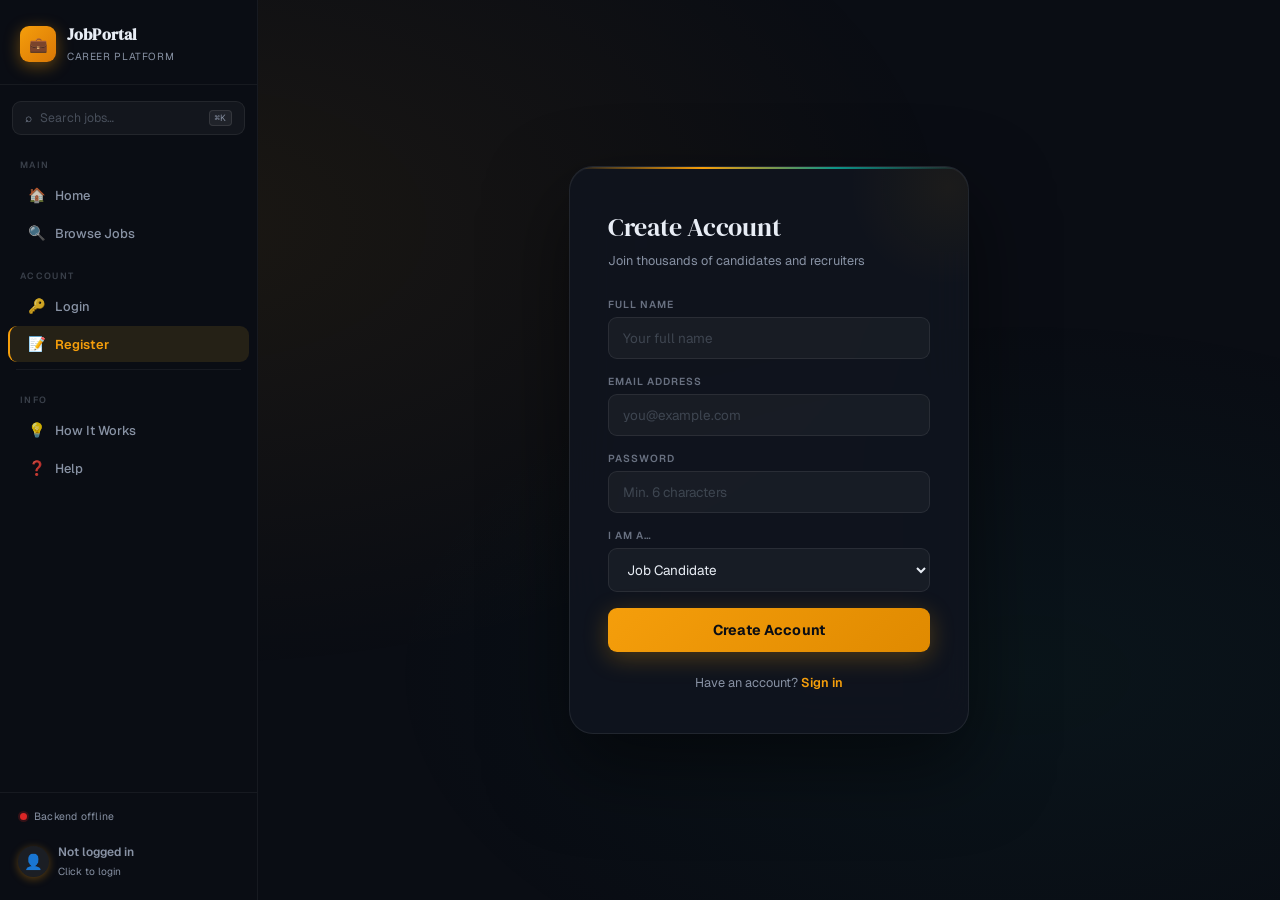
<file: frontend/register.html>
<!DOCTYPE html>
<html lang="en">
<head>
  <meta charset="UTF-8">
  <meta name="viewport" content="width=device-width, initial-scale=1.0">
  <title>Register — JobPortal</title>
  <link rel="stylesheet" href="style.css">
</head>
<body class="auth-page">
<div class="auth-layout">
  <div class="auth-sidebar" id="sidebar"></div>
  <div class="auth-content">
    <div class="auth-card">
      <h2>Create Account</h2>
      <p class="auth-sub">Join thousands of candidates and recruiters</p>
      <div class="form-group">
        <label>Full Name</label>
        <input type="text" id="name" placeholder="Your full name" autocomplete="name">
      </div>
      <div class="form-group">
        <label>Email Address</label>
        <input type="email" id="email" placeholder="you@example.com" autocomplete="email">
      </div>
      <div class="form-group">
        <label>Password</label>
        <input type="password" id="password" placeholder="Min. 6 characters" autocomplete="new-password">
      </div>
      <div class="form-group">
        <label>I am a…</label>
        <select id="role">
          <option value="CANDIDATE">Job Candidate</option>
          <option value="RECRUITER">Recruiter / Employer</option>
        </select>
      </div>
      <button class="btn-full" onclick="register()">Create Account</button>
      <div class="auth-footer">Have an account? <a href="login.html" class="auth-link">Sign in</a></div>
    </div>
  </div>
</div>
<script src="script.js"></script>
<script>buildSidebar('register');</script>
</body>
</html>
</file>
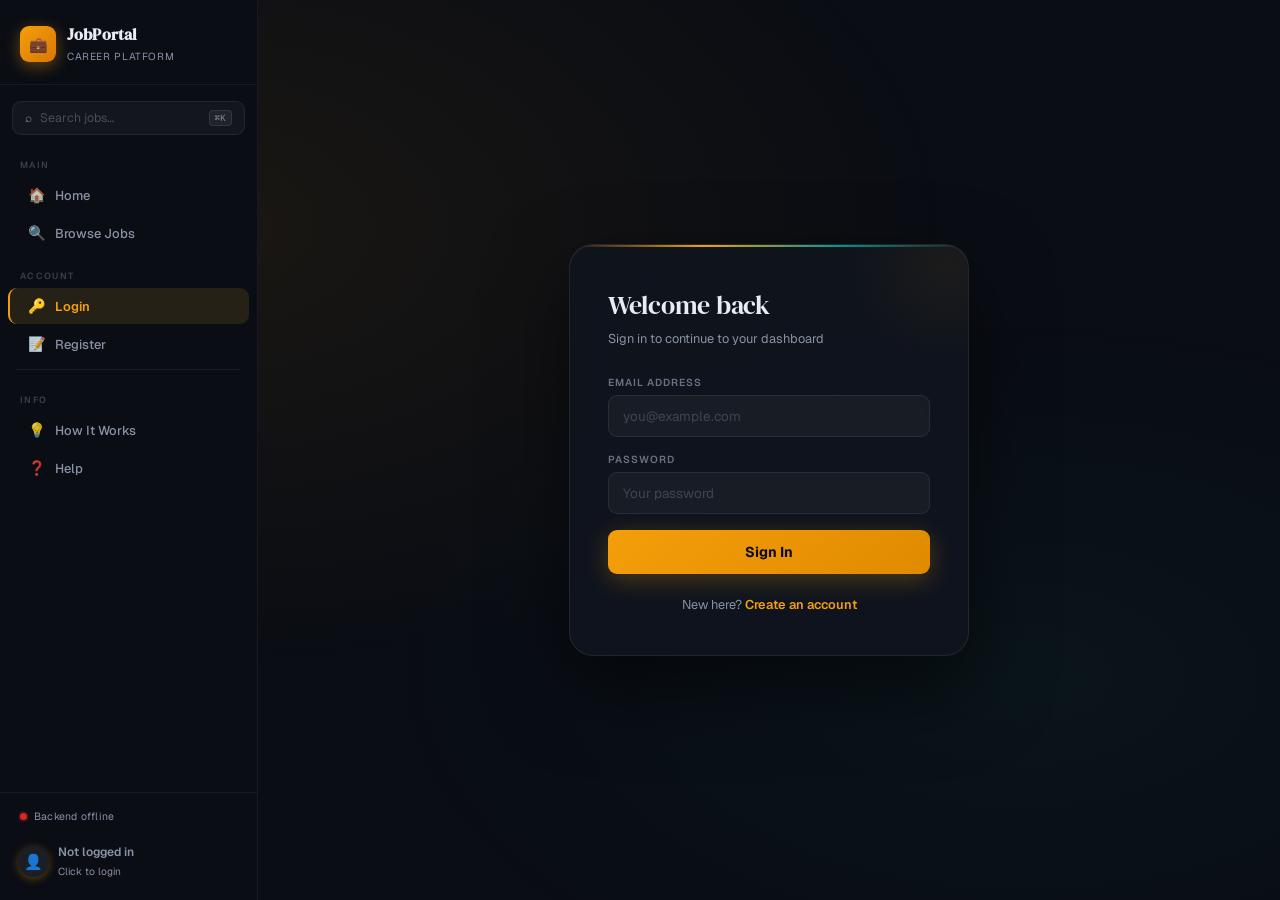
<file: frontend/resume.html>
<!DOCTYPE html>
<html lang="en">
<head>
  <meta charset="UTF-8">
  <meta name="viewport" content="width=device-width, initial-scale=1.0">
  <title>My Resume — JobPortal</title>
  <link rel="stylesheet" href="style.css">
</head>
<body>
<div class="layout">
  <nav class="sidebar" id="sidebar"></nav>
  <main class="main">
    <div class="topbar">
      <div class="topbar-left">
        <button class="mobile-menu-btn" id="mobileMenuBtn">☰</button>
        <div class="topbar-title">
          <h1>My Resume</h1>
          <p>Upload and manage your CV files</p>
        </div>
      </div>
    </div>

    <div class="upload-zone" id="uploadZone" onclick="document.getElementById('fileInput').click()">
      <div class="upload-zone-icon">📤</div>
      <p style="font-weight:600;margin-bottom:4px;color:var(--t1)">Click to upload or drag & drop</p>
      <p class="text-sm text-muted">PDF files only · Max 5MB</p>
      <input type="file" id="fileInput" accept=".pdf" style="display:none">
    </div>

    <div class="section-head">
      <div><h2>Uploaded Resumes</h2></div>
      <button class="btn-secondary btn-sm" onclick="loadResumes()">↺ Refresh</button>
    </div>
    <div id="resumeList"></div>
  </main>
</div>
<script src="script.js"></script>
<script>
  buildSidebar('resume');
  const _u=getUser();
  if(!_u.email||_u.role!=='CANDIDATE') location.href='login.html';

  document.addEventListener('DOMContentLoaded',loadResumes);

  const zone=document.getElementById('uploadZone');
  const inp =document.getElementById('fileInput');
  inp.addEventListener('change',()=>{if(inp.files[0])doUpload(inp.files[0]);});
  zone.addEventListener('dragover',e=>{e.preventDefault();zone.style.borderColor='var(--gold)';});
  zone.addEventListener('dragleave',()=>zone.style.borderColor='');
  zone.addEventListener('drop',e=>{e.preventDefault();zone.style.borderColor='';if(e.dataTransfer.files[0])doUpload(e.dataTransfer.files[0]);});

  function doUpload(file){
    if(!file.name.toLowerCase().endsWith('.pdf')) return toast('PDF files only.','error');
    if(file.size>5*1024*1024) return toast('Max file size is 5MB.','error');
    const fd=new FormData(); fd.append('email',_u.email); fd.append('file',file);
    apiFetch('/upload-resume',{method:'POST',body:fd}).then(parseResp)
      .then(d=>{toast(d?.message||d?.error||'Upload failed.',d?.message?'success':'error');if(d?.message){inp.value='';loadResumes();}})
      .catch(()=>toast('Upload failed.','error'));
  }

  function loadResumes(){
    const c=document.getElementById('resumeList');
    showLoading(c);
    apiFetch(`/resumes?email=${enc(_u.email)}`).then(parseResp).then(data=>{
      if(!data.length){c.innerHTML=empty('📄','No resumes uploaded yet.');return;}
      c.innerHTML=data.map(r=>`
        <div class="resume-row">
          <div class="resume-icon">📄</div>
          <div class="resume-info">
            <h3>${esc(r.fileName)} ${r.isPrimary?'<span class="badge badge-gold">Primary</span>':''}</h3>
            <p>${(r.fileSize/1024).toFixed(1)} KB · Uploaded ${new Date(r.uploadedAt).toLocaleDateString()}</p>
          </div>
          <div class="resume-actions">
            <button class="btn-secondary btn-sm" onclick="apiUrl('/download-resume?id=${r.id}').then(u=>window.open(u,'_blank'))">Download</button>
            ${!r.isPrimary?`<button class="btn-ghost btn-sm" onclick="setPrimary(${r.id})">Set Primary</button>`:''}
            <button class="btn-danger btn-sm" onclick="delResume(${r.id})">Delete</button>
          </div>
        </div>`).join('');
    }).catch(()=>{c.innerHTML=empty('⚠️','Error loading resumes.');});
  }

  function setPrimary(id){
    apiFetch('/set-primary-resume',{method:'POST',headers:{'Content-Type':'application/x-www-form-urlencoded'},body:`resumeId=${id}&email=${enc(_u.email)}`})
      .then(parseResp).then(d=>{if(d?.message)loadResumes();else toast(d?.error||'Failed.','error');}).catch(()=>toast('Failed.','error'));
  }
  function delResume(id){
    if(!confirm('Delete this resume?'))return;
    apiFetch('/delete-resume',{method:'POST',headers:{'Content-Type':'application/x-www-form-urlencoded'},body:`resumeId=${id}&email=${enc(_u.email)}`})
      .then(parseResp).then(d=>{if(d?.message)loadResumes();else toast(d?.error||'Failed.','error');}).catch(()=>toast('Failed.','error'));
  }
</script>
</body>
</html>
</file>
<file: frontend/style.css>
/* ============================================================
   JobPortal — Design System v4  "Obsidian"
   Aesthetic: Luxury editorial dark-sidebar + warm parchment content
   Display:   DM Serif Display (headings) + Geist (body)
   Palette:   Obsidian sidebar · Ivory content · Amber/Gold accent
   ============================================================ */

@import url('https://fonts.googleapis.com/css2?family=DM+Serif+Display:ital@0;1&family=Geist:wght@300;400;500;600;700&display=swap');

/* ── Tokens ── */
:root {
  /* Sidebar — deep obsidian */
  --sb:           #0a0d14;
  --sb-2:         #10151f;
  --sb-3:         #161d2e;
  --sb-border:    rgba(255,255,255,0.055);
  --sb-txt:       #8892a4;
  --sb-txt-hi:    #e8edf5;
  --sb-hover:     rgba(255,255,255,0.048);
  --sb-active-bg: rgba(251,191,36,0.11);
  --sb-active:    #fbbf24;
  --sb-w:         258px;

  /* Content — warm ivory */
  --bg:        #f5f4f0;
  --bg-2:      #ede9e3;
  --surface:   #fefefe;
  --surface-2: #f9f7f4;
  --border:    rgba(28,22,14,0.08);
  --border-2:  rgba(28,22,14,0.13);

  /* Brand accent — amber/gold */
  --gold:      #f59e0b;
  --gold-dark: #d97706;
  --gold-soft: rgba(245,158,11,0.10);
  --gold-glow: rgba(245,158,11,0.25);

  /* Secondary accent — electric teal */
  --teal:      #0d9488;
  --teal-soft: rgba(13,148,136,0.10);

  /* Semantic */
  --green:      #15803d;
  --green-soft: rgba(21,128,61,0.10);
  --red:        #dc2626;
  --red-soft:   rgba(220,38,38,0.09);
  --amber:      #d97706;
  --amber-soft: rgba(217,119,6,0.10);

  /* Text */
  --t1: #1a1510;
  --t2: #3d3629;
  --t3: #7a7264;
  --t4: #a89f94;

  /* Radii */
  --r-xs: 5px;
  --r-sm: 9px;
  --r:    13px;
  --r-lg: 18px;
  --r-xl: 24px;

  /* Shadows */
  --sh-xs:   0 1px 3px rgba(20,16,10,0.06);
  --sh-sm:   0 4px 16px rgba(20,16,10,0.08);
  --sh:      0 12px 36px rgba(20,16,10,0.10);
  --sh-lg:   0 28px 72px rgba(20,16,10,0.13);
  --sh-gold: 0 6px 24px rgba(245,158,11,0.28);

  /* Motion */
  --ease:   cubic-bezier(0.22,1,0.36,1);
  --ease-in: cubic-bezier(0.4,0,1,1);
  --t:      0.18s;
  --t-md:   0.32s;
  --t-lg:   0.5s;
}

/* ── Reset ── */
*,*::before,*::after{margin:0;padding:0;box-sizing:border-box}
html{font-family:'Geist',sans-serif;font-size:15px;scroll-behavior:smooth;-webkit-font-smoothing:antialiased}
body{min-height:100vh;background:var(--bg);color:var(--t1);display:flex;overflow-x:hidden}
a{color:inherit;text-decoration:none}
button,input,select,textarea{font:inherit}
img{max-width:100%;display:block}

::-webkit-scrollbar{width:4px;height:4px}
::-webkit-scrollbar-track{background:transparent}
::-webkit-scrollbar-thumb{background:rgba(245,158,11,0.25);border-radius:99px}
::-webkit-scrollbar-thumb:hover{background:rgba(245,158,11,0.45)}

/* ================================================================
   LAYOUT
   ================================================================ */
.layout{display:flex;min-height:100vh;width:100%}

/* ── SIDEBAR ── */
.sidebar{
  width:var(--sb-w);
  min-height:100vh;
  background:var(--sb);
  display:flex;flex-direction:column;
  position:fixed;top:0;left:0;bottom:0;
  z-index:200;
  border-right:1px solid var(--sb-border);
  overflow-y:auto;overflow-x:hidden;
  transition:transform var(--t-md) var(--ease);
}
.sidebar::before{
  content:'';position:absolute;top:0;left:0;right:0;height:1px;
  background:linear-gradient(90deg,transparent,rgba(245,158,11,0.4),transparent);
}

/* Brand */
.sb-brand{
  display:flex;align-items:center;gap:11px;
  padding:24px 20px 20px;
  border-bottom:1px solid var(--sb-border);
  margin-bottom:4px;flex-shrink:0;
  position:relative;
}
.sb-logo{
  width:36px;height:36px;
  background:linear-gradient(135deg,#f59e0b,#d97706);
  border-radius:9px;
  display:flex;align-items:center;justify-content:center;
  font-size:1rem;flex-shrink:0;
  box-shadow:0 4px 16px rgba(245,158,11,0.4);
}
.sb-brand-text strong{
  display:block;
  font-family:'DM Serif Display',serif;
  font-size:1.05rem;color:var(--sb-txt-hi);
  letter-spacing:0.01em;
}
.sb-brand-text span{font-size:0.68rem;color:var(--sb-txt);letter-spacing:0.06em;text-transform:uppercase}

/* Search */
.sb-search{padding:12px 12px 6px;flex-shrink:0}
.sb-search-inner{
  display:flex;align-items:center;gap:8px;
  background:rgba(255,255,255,0.04);
  border:1px solid rgba(255,255,255,0.07);
  border-radius:var(--r-sm);
  padding:8px 12px;
  transition:border-color var(--t),background var(--t);
  cursor:text;
}
.sb-search-inner:focus-within{
  border-color:rgba(245,158,11,0.4);
  background:rgba(245,158,11,0.05);
}
.sb-search-icon{font-size:0.8rem;color:var(--sb-txt);flex-shrink:0}
.sb-search-inner input{
  background:transparent;border:none;outline:none;
  color:var(--sb-txt-hi);font-size:0.82rem;width:100%;
}
.sb-search-inner input::placeholder{color:rgba(136,146,164,0.45)}
.sb-shortcut{
  font-size:0.6rem;color:var(--sb-txt);
  background:rgba(255,255,255,0.06);
  border:1px solid rgba(255,255,255,0.09);
  border-radius:4px;padding:1px 5px;flex-shrink:0;
  font-family:'Geist',monospace;
}

/* Section label */
.sb-section{
  padding:18px 20px 5px;
  font-size:0.6rem;font-weight:600;
  letter-spacing:0.15em;text-transform:uppercase;
  color:rgba(136,146,164,0.38);flex-shrink:0;
}

/* Nav item */
.sb-item{
  display:flex;align-items:center;gap:9px;
  padding:9px 18px;margin:1px 8px;
  border-radius:var(--r-sm);
  color:var(--sb-txt);font-size:0.86rem;font-weight:500;
  cursor:pointer;transition:all var(--t) var(--ease);
  border:none;background:transparent;
  width:calc(100% - 16px);text-align:left;
  border-left:2px solid transparent;
}
.sb-item:hover{background:var(--sb-hover);color:var(--sb-txt-hi);transform:none;box-shadow:none}
.sb-item.active{
  background:var(--sb-active-bg);
  color:var(--gold);
  border-left-color:var(--gold);
  font-weight:600;
}
.sb-item a{display:flex;align-items:center;gap:9px;width:100%;color:inherit}
.sb-icon{font-size:0.95rem;width:18px;text-align:center;flex-shrink:0;opacity:0.8}
.sb-item.active .sb-icon{opacity:1}
.sb-label{flex:1;min-width:0}
.sb-badge{
  font-size:0.62rem;font-weight:700;
  border-radius:999px;padding:2px 7px;flex-shrink:0;
  background:var(--gold);color:#000;
}
.sb-badge.green{background:var(--green);color:#fff}
.sb-badge.red{background:var(--red);color:#fff}

.sb-divider{height:1px;background:var(--sb-border);margin:6px 16px}

/* Bottom pinned */
.sb-pinned{
  margin-top:auto;border-top:1px solid var(--sb-border);
  padding:10px 8px 12px;flex-shrink:0;
}

/* Status indicator */
.sb-status{
  display:flex;align-items:center;gap:7px;
  padding:6px 12px;margin-bottom:6px;
}
.sb-dot{
  width:7px;height:7px;border-radius:50%;
  background:var(--sb-txt);flex-shrink:0;
  transition:background var(--t),box-shadow var(--t);
}
.sb-dot.online{background:var(--green);box-shadow:0 0 0 3px rgba(21,128,61,0.2),0 0 8px rgba(21,128,61,0.4)}
.sb-dot.offline{background:var(--red);box-shadow:0 0 0 2px rgba(220,38,38,0.2)}
.sb-dot.checking{animation:pulse 1.4s ease infinite;background:var(--amber)}
#sbStatusLabel{font-size:0.7rem;color:var(--sb-txt);letter-spacing:0.02em}

/* User card */
.sb-user{
  display:flex;align-items:center;gap:9px;
  padding:9px 10px;border-radius:var(--r);
  cursor:pointer;transition:background var(--t);
}
.sb-user:hover{background:var(--sb-hover)}
.sb-avatar{
  width:31px;height:31px;border-radius:50%;
  background:linear-gradient(135deg,var(--gold),#e56b00);
  display:flex;align-items:center;justify-content:center;
  font-size:0.82rem;font-weight:700;color:#fff;flex-shrink:0;
  box-shadow:0 2px 8px rgba(245,158,11,0.35);
}
.sb-user-info{flex:1;min-width:0}
.sb-user-info strong{display:block;font-size:0.8rem;color:var(--sb-txt-hi);font-weight:600;white-space:nowrap;overflow:hidden;text-overflow:ellipsis}
.sb-user-info span{font-size:0.68rem;color:var(--sb-txt)}
.sb-logout{
  padding:5px;background:none;border:none;cursor:pointer;
  color:var(--sb-txt);border-radius:6px;font-size:0.88rem;
  transition:color var(--t),background var(--t);
  flex-shrink:0;box-shadow:none!important;transform:none!important;
}
.sb-logout:hover{color:var(--red);background:rgba(220,38,38,0.1)}

/* ── Main ── */
.main{
  margin-left:var(--sb-w);flex:1;min-height:100vh;
  padding:32px 36px;
  max-width:calc(100vw - var(--sb-w));
  background:var(--bg);
  /* Subtle warm noise texture */
  background-image:url("data:image/svg+xml,%3Csvg xmlns='http://www.w3.org/2000/svg' width='200' height='200'%3E%3Cfilter id='n'%3E%3CfeTurbulence type='fractalNoise' baseFrequency='0.75' numOctaves='4' stitchTiles='stitch'/%3E%3C/filter%3E%3Crect width='200' height='200' filter='url(%23n)' opacity='0.018'/%3E%3C/svg%3E");
}

/* Topbar */
.topbar{
  display:flex;align-items:flex-start;justify-content:space-between;
  margin-bottom:28px;gap:16px;
  padding-bottom:22px;
  border-bottom:1px solid var(--border);
}
.topbar-left{display:flex;align-items:center;gap:12px}
.topbar-title h1{
  font-family:'DM Serif Display',serif;
  font-size:1.75rem;font-weight:400;
  color:var(--t1);letter-spacing:-0.01em;line-height:1.15;
}
.topbar-title p{color:var(--t3);font-size:0.85rem;margin-top:3px;letter-spacing:0.01em}
.topbar-actions{display:flex;align-items:center;gap:9px;flex-shrink:0;padding-top:4px}

/* ================================================================
   AUTH PAGES
   ================================================================ */
body.auth-page{display:flex;background:var(--sb)}
body.auth-page::before{
  content:'';position:fixed;inset:0;
  background:
    radial-gradient(ellipse 60% 50% at 15% 25%,rgba(245,158,11,0.07),transparent),
    radial-gradient(ellipse 50% 40% at 80% 75%,rgba(13,148,136,0.06),transparent);
  pointer-events:none;z-index:0;
}
.auth-layout{display:flex;min-height:100vh;width:100%;position:relative;z-index:1}
.auth-sidebar{
  width:var(--sb-w);min-height:100vh;
  background:var(--sb);
  border-right:1px solid var(--sb-border);
  flex-shrink:0;display:flex;flex-direction:column;
}
.auth-content{
  flex:1;display:flex;align-items:center;justify-content:center;
  padding:40px 32px;
}
.auth-card{
  width:100%;max-width:400px;
  background:rgba(16,21,31,0.9);
  backdrop-filter:blur(24px);
  border:1px solid rgba(255,255,255,0.08);
  border-radius:var(--r-xl);
  padding:42px 38px;
  box-shadow:0 32px 80px rgba(0,0,0,0.5),inset 0 1px 0 rgba(255,255,255,0.05);
  animation:slideUp 0.38s var(--ease);
  position:relative;overflow:hidden;
}
.auth-card::before{
  content:'';position:absolute;top:0;left:0;right:0;height:2px;
  background:linear-gradient(90deg,transparent,var(--gold),var(--teal),transparent);
}
.auth-card::after{
  content:'';position:absolute;
  top:-80px;right:-80px;width:200px;height:200px;
  background:radial-gradient(circle,rgba(245,158,11,0.06),transparent 70%);
  pointer-events:none;
}
.auth-card h2{
  font-family:'DM Serif Display',serif;
  font-size:1.75rem;font-weight:400;
  color:var(--sb-txt-hi);
  letter-spacing:-0.01em;margin-bottom:6px;
}
.auth-sub{font-size:0.85rem;color:var(--sb-txt);margin-bottom:28px;line-height:1.5}
.auth-footer{text-align:center;margin-top:22px;font-size:0.85rem;color:var(--sb-txt)}
.auth-link{color:var(--gold);font-weight:600;transition:color var(--t)}
.auth-link:hover{color:#fff}
.auth-card .form-group{margin-bottom:16px}
.auth-card label{
  display:block;margin-bottom:6px;font-size:0.68rem;font-weight:600;
  color:rgba(136,146,164,0.75);text-transform:uppercase;letter-spacing:0.1em;
}
.auth-card input,.auth-card select{
  width:100%;padding:11px 14px;
  background:rgba(255,255,255,0.04);
  border:1.5px solid rgba(255,255,255,0.08);
  border-radius:var(--r-sm);color:var(--sb-txt-hi);font-size:0.9rem;
  transition:border-color var(--t),box-shadow var(--t);
}
.auth-card input:focus,.auth-card select:focus{
  outline:none;border-color:var(--gold);
  box-shadow:0 0 0 3px rgba(245,158,11,0.12);
}
.auth-card input::placeholder{color:rgba(136,146,164,0.35)}
.auth-card select option{background:#10151f;color:#e8edf5}

/* ================================================================
   BUTTONS
   ================================================================ */
button{
  display:inline-flex;align-items:center;justify-content:center;gap:6px;
  padding:10px 22px;background:var(--gold);color:#0a0d14;
  border:none;border-radius:var(--r-sm);
  font-weight:700;font-size:0.875rem;
  cursor:pointer;transition:all var(--t) var(--ease);
  white-space:nowrap;letter-spacing:0.01em;
}
button:hover{background:var(--gold-dark);transform:translateY(-1px);box-shadow:var(--sh-gold)}
button:active{transform:translateY(0);box-shadow:none}

.btn-full{width:100%;padding:13px;font-size:0.95rem;font-weight:700}
.auth-card .btn-full{
  background:linear-gradient(135deg,var(--gold),#e08a00);
  box-shadow:var(--sh-gold);
}

.btn-secondary{
  background:var(--surface);color:var(--t2);
  border:1.5px solid var(--border-2);box-shadow:var(--sh-xs);
}
.btn-secondary:hover{background:var(--surface-2);color:var(--t1);border-color:var(--border-2);box-shadow:var(--sh-sm)}
.btn-ghost{
  background:transparent;color:var(--t3);
  border:1.5px solid var(--border);box-shadow:none;
}
.btn-ghost:hover{background:var(--gold-soft);color:var(--gold-dark);border-color:rgba(245,158,11,0.25);box-shadow:none}
.btn-danger{background:var(--red-soft);color:var(--red);border:1.5px solid rgba(220,38,38,0.18)}
.btn-danger:hover{background:var(--red);color:#fff;box-shadow:0 4px 14px rgba(220,38,38,0.3)}
.btn-success{background:var(--green-soft);color:var(--green);border:1.5px solid rgba(21,128,61,0.2)}
.btn-success:hover{background:var(--green);color:#fff}
.btn-teal{background:var(--teal-soft);color:var(--teal);border:1.5px solid rgba(13,148,136,0.2)}
.btn-teal:hover{background:var(--teal);color:#fff}

.btn-sm{padding:7px 14px;font-size:0.79rem}
.btn-xs{padding:5px 10px;font-size:0.73rem;border-radius:var(--r-xs)}

.mobile-menu-btn{
  display:none;padding:8px;background:var(--surface);
  border:1.5px solid var(--border-2);border-radius:var(--r-sm);
  color:var(--t2);box-shadow:var(--sh-xs);
}
.mobile-menu-btn:hover{background:var(--gold-soft);color:var(--gold-dark);box-shadow:none;transform:none}

/* ================================================================
   CONTENT INPUTS
   ================================================================ */
.main label{
  display:block;margin-bottom:6px;
  font-size:0.68rem;font-weight:600;
  color:var(--t3);text-transform:uppercase;letter-spacing:0.1em;
}
.main input[type="text"],
.main input[type="email"],
.main input[type="number"],
.main select,
.main textarea{
  width:100%;padding:11px 14px;
  background:var(--surface);border:1.5px solid var(--border-2);
  border-radius:var(--r-sm);color:var(--t1);font-size:0.9rem;
  transition:border-color var(--t),box-shadow var(--t);
}
.main input:focus,.main select:focus,.main textarea:focus{
  outline:none;border-color:var(--gold);
  box-shadow:0 0 0 3px var(--gold-soft);
}
.main input::placeholder,.main textarea::placeholder{color:var(--t4)}
.main textarea{resize:vertical;min-height:108px}
.main select option{background:var(--surface);color:var(--t1)}
.form-group{margin-bottom:18px}
.form-row{display:grid;grid-template-columns:1fr 1fr;gap:16px}

/* ================================================================
   STAT CARDS
   ================================================================ */
.stats-row{display:grid;grid-template-columns:repeat(auto-fit,minmax(150px,1fr));gap:13px;margin-bottom:24px}
.stat-card{
  background:var(--surface);border:1px solid var(--border);
  border-radius:var(--r);padding:20px 22px;
  box-shadow:var(--sh-xs);transition:all var(--t);
  position:relative;overflow:hidden;
}
.stat-card:hover{box-shadow:var(--sh-sm);transform:translateY(-2px)}
.stat-card::after{
  content:'';position:absolute;
  top:-20px;right:-20px;width:80px;height:80px;
  border-radius:50%;background:var(--gold-soft);
  transition:all var(--t-md) var(--ease);
}
.stat-card:hover::after{width:110px;height:110px;top:-30px;right:-30px}
.stat-card.gold{background:linear-gradient(135deg,#f59e0b,#d97706);border:none;box-shadow:var(--sh-gold)}
.stat-card.gold::after{background:rgba(255,255,255,0.10)}
.stat-card.gold .stat-label,.stat-card.gold .stat-num,.stat-card.gold .stat-sub{color:#fff!important}
.stat-card.dark{background:var(--sb);border:none}
.stat-card.dark::after{background:rgba(245,158,11,0.08)}
.stat-card.dark .stat-label{color:rgba(136,146,164,0.7)!important}
.stat-card.dark .stat-num{color:var(--sb-txt-hi)!important}
.stat-card.dark .stat-sub{color:var(--sb-txt)!important}
.stat-label{font-size:0.67rem;font-weight:600;letter-spacing:0.12em;text-transform:uppercase;color:var(--t4);margin-bottom:10px;position:relative;z-index:1}
.stat-num{font-family:'DM Serif Display',serif;font-size:2.4rem;font-weight:400;color:var(--t1);line-height:1;position:relative;z-index:1}
.stat-sub{font-size:0.78rem;color:var(--t3);margin-top:4px;position:relative;z-index:1}
.stat-trend{
  display:inline-flex;align-items:center;gap:3px;
  font-size:0.71rem;font-weight:600;
  padding:2px 8px;border-radius:999px;margin-top:7px;position:relative;z-index:1;
}
.stat-trend.up{background:var(--green-soft);color:var(--green)}
.stat-trend.down{background:var(--red-soft);color:var(--red)}

/* ================================================================
   CARDS
   ================================================================ */
.card{
  background:var(--surface);border:1px solid var(--border);
  border-radius:var(--r);padding:22px;
  transition:box-shadow var(--t),transform var(--t),border-color var(--t);
  box-shadow:var(--sh-xs);
}
.card:hover{box-shadow:var(--sh-sm);transform:translateY(-2px);border-color:rgba(245,158,11,0.15)}

/* Job card — premium */
.job-card{
  background:var(--surface);border:1px solid var(--border);
  border-radius:var(--r);padding:22px;
  box-shadow:var(--sh-xs);
  display:flex;flex-direction:column;gap:13px;
  transition:all var(--t) var(--ease);
  position:relative;overflow:hidden;
}
.job-card::before{
  content:'';position:absolute;
  top:0;left:0;width:3px;height:100%;
  background:linear-gradient(180deg,var(--gold),transparent);
  opacity:0;transition:opacity var(--t);
}
.job-card:hover{
  box-shadow:var(--sh);transform:translateY(-4px);
  border-color:rgba(245,158,11,0.18);
}
.job-card:hover::before{opacity:1}
.job-card-title{
  font-family:'DM Serif Display',serif;
  font-size:1rem;font-weight:400;color:var(--t1);
  margin-bottom:2px;line-height:1.25;
}
.job-card-company{font-size:0.81rem;color:var(--t3);letter-spacing:0.01em}
.job-card-head{display:flex;justify-content:space-between;align-items:flex-start;gap:10px}
.job-card-meta{display:flex;gap:6px;flex-wrap:wrap}
.job-card-footer{
  display:flex;justify-content:space-between;align-items:center;gap:10px;
  border-top:1px solid var(--border);padding-top:13px;
}
.job-card-footer .text-muted{font-size:0.78rem}

/* Form card */
.form-card{
  background:var(--surface);border:1px solid var(--border);
  border-radius:var(--r-lg);padding:30px;
  max-width:660px;box-shadow:var(--sh-xs);
}

/* Panel */
.panel{
  background:var(--surface);border:1px solid var(--border);
  border-radius:var(--r);padding:22px;
  box-shadow:var(--sh-xs);margin-bottom:16px;
}
.panel h3{
  font-family:'DM Serif Display',serif;
  font-size:1rem;font-weight:400;margin-bottom:16px;color:var(--t1);
}

/* ================================================================
   CHIPS / BADGES
   ================================================================ */
.chip{
  display:inline-flex;align-items:center;gap:3px;
  padding:3px 10px;border-radius:999px;
  font-size:0.71rem;font-weight:600;letter-spacing:0.02em;
}
.chip-gold  {background:var(--gold-soft);color:var(--gold-dark)}
.chip-teal  {background:var(--teal-soft);color:var(--teal)}
.chip-green {background:var(--green-soft);color:var(--green)}
.chip-amber {background:var(--amber-soft);color:var(--amber)}
.chip-red   {background:var(--red-soft);color:var(--red)}
.chip-gray  {background:rgba(28,22,14,0.06);color:var(--t3)}

.badge{display:inline-block;padding:4px 11px;border-radius:999px;font-size:0.7rem;font-weight:700;letter-spacing:0.06em;text-transform:uppercase}
.badge-pending {background:var(--amber-soft);color:var(--amber)}
.badge-accepted{background:var(--green-soft);color:var(--green)}
.badge-rejected{background:var(--red-soft);color:var(--red)}
.badge-gold    {background:var(--gold-soft);color:var(--gold-dark)}

/* ================================================================
   GRIDS
   ================================================================ */
.grid-3{display:grid;grid-template-columns:repeat(auto-fill,minmax(280px,1fr));gap:16px}
.grid-4{display:grid;grid-template-columns:repeat(auto-fill,minmax(200px,1fr));gap:14px}

/* ================================================================
   SECTION HEADER
   ================================================================ */
.section-head{display:flex;align-items:center;justify-content:space-between;margin-bottom:16px;gap:12px}
.section-head h2{
  font-family:'DM Serif Display',serif;
  font-size:1.15rem;font-weight:400;color:var(--t1);
}
.section-head p{font-size:0.81rem;color:var(--t3);margin-top:2px}

/* ================================================================
   TABS
   ================================================================ */
.tabs{
  display:flex;gap:2px;
  background:var(--surface);border:1px solid var(--border);
  border-radius:var(--r);padding:4px;
  margin-bottom:22px;box-shadow:var(--sh-xs);
  width:fit-content;flex-wrap:wrap;
}
.tab-btn{
  padding:8px 20px;background:transparent;border:none;
  border-radius:var(--r-sm);color:var(--t3);
  font-weight:500;font-size:0.86rem;cursor:pointer;
  transition:all var(--t);box-shadow:none;transform:none;letter-spacing:0.01em;
}
.tab-btn:hover{background:var(--gold-soft);color:var(--gold-dark);transform:none;box-shadow:none}
.tab-btn.active{
  background:var(--gold);color:#0a0d14;
  font-weight:700;box-shadow:var(--sh-gold);
}
.tab-btn.active:hover{background:var(--gold-dark);transform:none}

.tab-pane{display:none;animation:fadeIn 0.22s var(--ease)}
.tab-pane.active{display:block}

/* ================================================================
   FILTER BAR
   ================================================================ */
.filter-bar{
  background:var(--surface);border:1px solid var(--border);
  border-radius:var(--r);padding:16px 18px;
  margin-bottom:20px;box-shadow:var(--sh-xs);
  display:grid;grid-template-columns:2fr 1fr 1fr 1fr;gap:10px;align-items:end;
}
.filter-actions{display:flex;gap:8px}

/* ================================================================
   APPLICATION / RESUME ROWS
   ================================================================ */
.app-row{
  display:flex;align-items:center;justify-content:space-between;gap:14px;
  padding:16px 20px;background:var(--surface);border:1px solid var(--border);
  border-radius:var(--r);margin-bottom:10px;box-shadow:var(--sh-xs);
  transition:all var(--t);border-left:3px solid transparent;
}
.app-row:hover{box-shadow:var(--sh-sm);border-left-color:var(--gold)}
.app-row-info h3{font-size:0.9rem;font-weight:600;color:var(--t1);margin-bottom:3px}
.app-row-info p{font-size:0.8rem;color:var(--t3)}
.app-row-right{display:flex;align-items:center;gap:8px;flex-shrink:0}

.resume-row{
  display:flex;align-items:center;gap:14px;
  padding:16px 20px;background:var(--surface);border:1px solid var(--border);
  border-radius:var(--r);margin-bottom:10px;box-shadow:var(--sh-xs);
  transition:all var(--t);
}
.resume-row:hover{box-shadow:var(--sh-sm);border-color:rgba(245,158,11,0.18)}
.resume-icon{font-size:1.6rem;flex-shrink:0}
.resume-info{flex:1;min-width:0}
.resume-info h3{font-size:0.88rem;font-weight:600;color:var(--t1);margin-bottom:2px;display:flex;align-items:center;gap:7px}
.resume-info p{font-size:0.78rem;color:var(--t3)}
.resume-actions{display:flex;gap:7px;flex-shrink:0;flex-wrap:wrap}

/* Upload zone */
.upload-zone{
  border:2px dashed rgba(245,158,11,0.2);border-radius:var(--r);
  padding:44px;text-align:center;cursor:pointer;
  transition:all var(--t);background:var(--surface-2);margin-bottom:20px;
  position:relative;overflow:hidden;
}
.upload-zone:hover{
  border-color:var(--gold);
  background:var(--gold-soft);
  transform:scale(1.005);
}
.upload-zone-icon{font-size:2.2rem;margin-bottom:10px}

/* ================================================================
   HERO
   ================================================================ */
.hero-section{
  background:var(--surface);border:1px solid var(--border);
  border-radius:var(--r-xl);padding:52px 56px;
  margin-bottom:22px;position:relative;overflow:hidden;box-shadow:var(--sh-xs);
}
.hero-section::before{
  content:'';position:absolute;
  top:-100px;right:-100px;width:400px;height:400px;
  background:radial-gradient(circle,rgba(245,158,11,0.06),transparent 65%);
  pointer-events:none;
}
.hero-section::after{
  content:'';position:absolute;
  bottom:-60px;left:20%;width:260px;height:260px;
  background:radial-gradient(circle,rgba(13,148,136,0.04),transparent 70%);
  pointer-events:none;
}
.hero-kicker{
  display:inline-flex;align-items:center;gap:7px;
  padding:5px 14px;margin-bottom:18px;
  background:var(--gold-soft);color:var(--gold-dark);
  border-radius:999px;font-size:0.7rem;font-weight:700;
  letter-spacing:0.12em;text-transform:uppercase;
}
.hero-kicker::before{content:'';width:5px;height:5px;border-radius:50%;background:var(--gold);display:inline-block}
.hero-section h1{
  font-family:'DM Serif Display',serif;
  font-size:clamp(2rem,3.2vw,3rem);
  font-weight:400;color:var(--t1);
  letter-spacing:-0.02em;line-height:1.1;margin-bottom:14px;
  position:relative;z-index:1;
}
.hero-section h1 em{font-style:italic;color:var(--gold-dark)}
.hero-section>p{color:var(--t2);font-size:0.97rem;margin-bottom:28px;max-width:500px;line-height:1.65;position:relative;z-index:1}

.hero-search-bar{
  display:flex;gap:0;align-items:stretch;
  background:var(--surface);border:1.5px solid var(--border-2);
  border-radius:var(--r);overflow:hidden;
  max-width:600px;margin-bottom:28px;
  box-shadow:var(--sh-sm);position:relative;z-index:1;
}
.hero-search-bar input{
  flex:1;border:none;background:transparent;
  padding:12px 16px;font-size:0.9rem;color:var(--t1);min-width:0;
}
.hero-search-bar input:focus{outline:none;box-shadow:none;border:none}
.hero-sep{width:1px;background:var(--border-2);flex-shrink:0;margin:8px 0}
.hero-search-bar button{border-radius:0;padding:12px 24px;flex-shrink:0;font-size:0.875rem}

.hero-stats-row{
  display:flex;gap:32px;
  padding-top:22px;border-top:1px solid var(--border);
  position:relative;z-index:1;flex-wrap:wrap;
}
.hero-stat strong{
  display:block;font-family:'DM Serif Display',serif;
  font-size:1.7rem;font-weight:400;color:var(--gold-dark);line-height:1;
}
.hero-stat span{font-size:0.7rem;font-weight:600;color:var(--t4);text-transform:uppercase;letter-spacing:0.08em}

/* Feature cards */
.feature-row{display:grid;grid-template-columns:repeat(3,1fr);gap:13px;margin-bottom:22px}
.feature-card{
  background:var(--surface);border:1px solid var(--border);
  border-radius:var(--r);padding:22px;
  box-shadow:var(--sh-xs);transition:all var(--t);
  position:relative;overflow:hidden;
}
.feature-card:hover{box-shadow:var(--sh-sm);transform:translateY(-3px)}
.feature-card::before{
  content:'';position:absolute;
  top:0;left:0;right:0;height:2px;
  background:linear-gradient(90deg,var(--gold),transparent);
  opacity:0;transition:opacity var(--t);
}
.feature-card:hover::before{opacity:1}
.feature-icon{
  width:40px;height:40px;border-radius:var(--r-sm);
  background:var(--gold-soft);
  display:flex;align-items:center;justify-content:center;
  font-size:1.1rem;margin-bottom:13px;
}
.feature-card h3{
  font-family:'DM Serif Display',serif;
  font-size:0.95rem;font-weight:400;margin-bottom:6px;color:var(--t1);
}
.feature-card p{font-size:0.8rem;color:var(--t3);line-height:1.6}

/* ================================================================
   CHARTS
   ================================================================ */
.status-bar-row{display:flex;align-items:center;gap:10px;margin-bottom:11px;font-size:0.82rem}
.status-bar-label{width:68px;font-weight:500;color:var(--t3);font-size:0.8rem}
.status-bar-count{width:26px;text-align:right;font-weight:700;color:var(--t2);font-size:0.8rem}
.status-bar-track{flex:1;height:6px;background:var(--bg-2);border-radius:999px;overflow:hidden}
.status-bar-fill{height:100%;border-radius:999px;transition:width 0.8s var(--ease);min-width:4px}
.fill-amber{background:linear-gradient(90deg,var(--amber),#f59e0b)}
.fill-green{background:linear-gradient(90deg,var(--green),#22c55e)}
.fill-red{background:linear-gradient(90deg,var(--red),#f87171)}
.fill-gold{background:linear-gradient(90deg,var(--gold-dark),var(--gold))}

.perf-row{display:flex;align-items:center;justify-content:space-between;gap:14px;padding:12px 0;border-bottom:1px solid var(--border)}
.perf-row:last-child{border-bottom:none;padding-bottom:0}
.perf-rank{font-family:'DM Serif Display',serif;font-size:1.15rem;font-weight:400;color:var(--gold-dark);width:24px;flex-shrink:0}
.perf-info{flex:1;min-width:0}
.perf-info h4{font-size:0.85rem;font-weight:600;color:var(--t1);margin-bottom:1px;white-space:nowrap;overflow:hidden;text-overflow:ellipsis}
.perf-info p{font-size:0.75rem;color:var(--t3)}
.perf-count{font-size:0.74rem;font-weight:700;color:var(--gold-dark);background:var(--gold-soft);padding:2px 8px;border-radius:999px;white-space:nowrap}
.perf-bar{height:5px;background:var(--bg-2);border-radius:99px;overflow:hidden;width:90px;margin-top:5px}
.perf-bar-fill{height:100%;background:linear-gradient(90deg,var(--gold-dark),var(--gold));border-radius:99px}

/* ================================================================
   MODAL
   ================================================================ */
.modal-overlay{
  position:fixed;inset:0;
  background:rgba(10,13,20,0.7);
  backdrop-filter:blur(8px);
  display:none;align-items:center;justify-content:center;
  z-index:500;padding:24px;
}
.modal-overlay.open{display:flex}
.modal{
  background:var(--surface);border-radius:var(--r-lg);
  padding:32px;width:100%;max-width:500px;
  box-shadow:var(--sh-lg);border:1px solid var(--border);
  animation:slideUp 0.24s var(--ease);
  position:relative;overflow:hidden;
}
.modal::before{
  content:'';position:absolute;top:0;left:0;right:0;height:2px;
  background:linear-gradient(90deg,var(--gold),var(--teal));
}
.modal h3{
  font-family:'DM Serif Display',serif;
  font-size:1.2rem;font-weight:400;margin-bottom:20px;color:var(--t1);
}
.modal-actions{display:flex;gap:9px;justify-content:flex-end;margin-top:22px}

/* ================================================================
   TOAST
   ================================================================ */
.toast{
  position:fixed;bottom:24px;right:24px;
  background:var(--sb);color:var(--sb-txt-hi);
  padding:13px 18px;border-radius:var(--r);
  font-size:0.86rem;font-weight:500;max-width:340px;
  box-shadow:var(--sh-lg);border-left:3px solid var(--gold);
  transform:translateY(20px) scale(0.97);opacity:0;
  transition:all 0.26s var(--ease);z-index:9999;
}
.toast.show{transform:translateY(0) scale(1);opacity:1}

/* ================================================================
   EMPTY / LOADING
   ================================================================ */
.empty-state{text-align:center;padding:60px 24px;color:var(--t3)}
.empty-state .icon{font-size:2.8rem;margin-bottom:12px;opacity:0.45}
.empty-state p{font-size:0.9rem;line-height:1.6}

.spinner-wrap{text-align:center;padding:48px;color:var(--t3)}
.spinner{
  width:28px;height:28px;
  border:2.5px solid rgba(245,158,11,0.15);
  border-top-color:var(--gold);
  border-radius:50%;animation:spin 0.65s linear infinite;
  margin:0 auto 12px;
}

/* ================================================================
   UTILITIES
   ================================================================ */
.divider{border:none;border-top:1px solid var(--border);margin:18px 0}
.text-muted{color:var(--t3)}.text-sm{font-size:0.81rem}
.flex{display:flex;gap:9px;align-items:center}
.flex-between{display:flex;justify-content:space-between;align-items:center;gap:12px}
.mt-3{margin-top:12px}.mb-3{margin-bottom:12px}
.mt-4{margin-top:16px}.mb-4{margin-bottom:16px}
.mt-6{margin-top:24px}.mb-6{margin-bottom:24px}
.w-full{width:100%}

/* ================================================================
   ANIMATIONS
   ================================================================ */
@keyframes fadeIn{from{opacity:0;transform:translateY(8px)}to{opacity:1;transform:translateY(0)}}
@keyframes slideUp{from{opacity:0;transform:translateY(26px)}to{opacity:1;transform:translateY(0)}}
@keyframes spin{to{transform:rotate(360deg)}}
@keyframes pulse{0%,100%{opacity:1}50%{opacity:0.4}}
@keyframes shimmer{0%{transform:translateX(-100%)}100%{transform:translateX(100%)}}

/* Staggered page entry */
.main>*:nth-child(1){animation:fadeIn 0.3s var(--ease) 0.00s both}
.main>*:nth-child(2){animation:fadeIn 0.3s var(--ease) 0.04s both}
.main>*:nth-child(3){animation:fadeIn 0.3s var(--ease) 0.08s both}
.main>*:nth-child(4){animation:fadeIn 0.3s var(--ease) 0.12s both}
.main>*:nth-child(5){animation:fadeIn 0.3s var(--ease) 0.16s both}
.main>*:nth-child(n+6){animation:fadeIn 0.3s var(--ease) 0.18s both}

/* Skeleton loading */
.skeleton{position:relative;overflow:hidden;background:var(--bg-2);border-radius:var(--r-sm);color:transparent!important}
.skeleton::after{
  content:'';position:absolute;inset:0;
  background:linear-gradient(90deg,transparent,rgba(255,255,255,0.4),transparent);
  animation:shimmer 1.4s infinite;
}

/* ================================================================
   RESPONSIVE
   ================================================================ */
@media(max-width:1024px){
  .filter-bar{grid-template-columns:1fr 1fr}
  .feature-row{grid-template-columns:1fr 1fr}
  .form-row{grid-template-columns:1fr}
}
@media(max-width:768px){
  :root{--sb-w:0px}
  .sidebar{transform:translateX(-260px);width:260px;transition:transform var(--t-md) var(--ease)}
  .sidebar.open{transform:translateX(0)}
  .auth-sidebar{display:none}
  .main{margin-left:0;padding:20px 16px;max-width:100vw}
  .hero-section{padding:28px 22px}
  .filter-bar{grid-template-columns:1fr}
  .feature-row{grid-template-columns:1fr}
  .grid-3{grid-template-columns:1fr}
  .tabs{width:100%}
  .app-row,.resume-row{flex-direction:column;align-items:flex-start}
  .hero-stats-row{gap:18px}
  .form-card{padding:22px}
  .topbar{flex-direction:column;align-items:flex-start;padding-bottom:16px}
  .mobile-menu-btn{display:inline-flex!important}
  .hero-search-bar{flex-direction:column;border-radius:var(--r)}
  .hero-search-bar button{border-radius:0 0 var(--r-sm) var(--r-sm)}
  #chartsRow{grid-template-columns:1fr!important}
}
.sb-overlay{display:none;position:fixed;inset:0;background:rgba(0,0,0,0.55);z-index:199;backdrop-filter:blur(2px)}
.sb-overlay.show{display:block}
</file>
